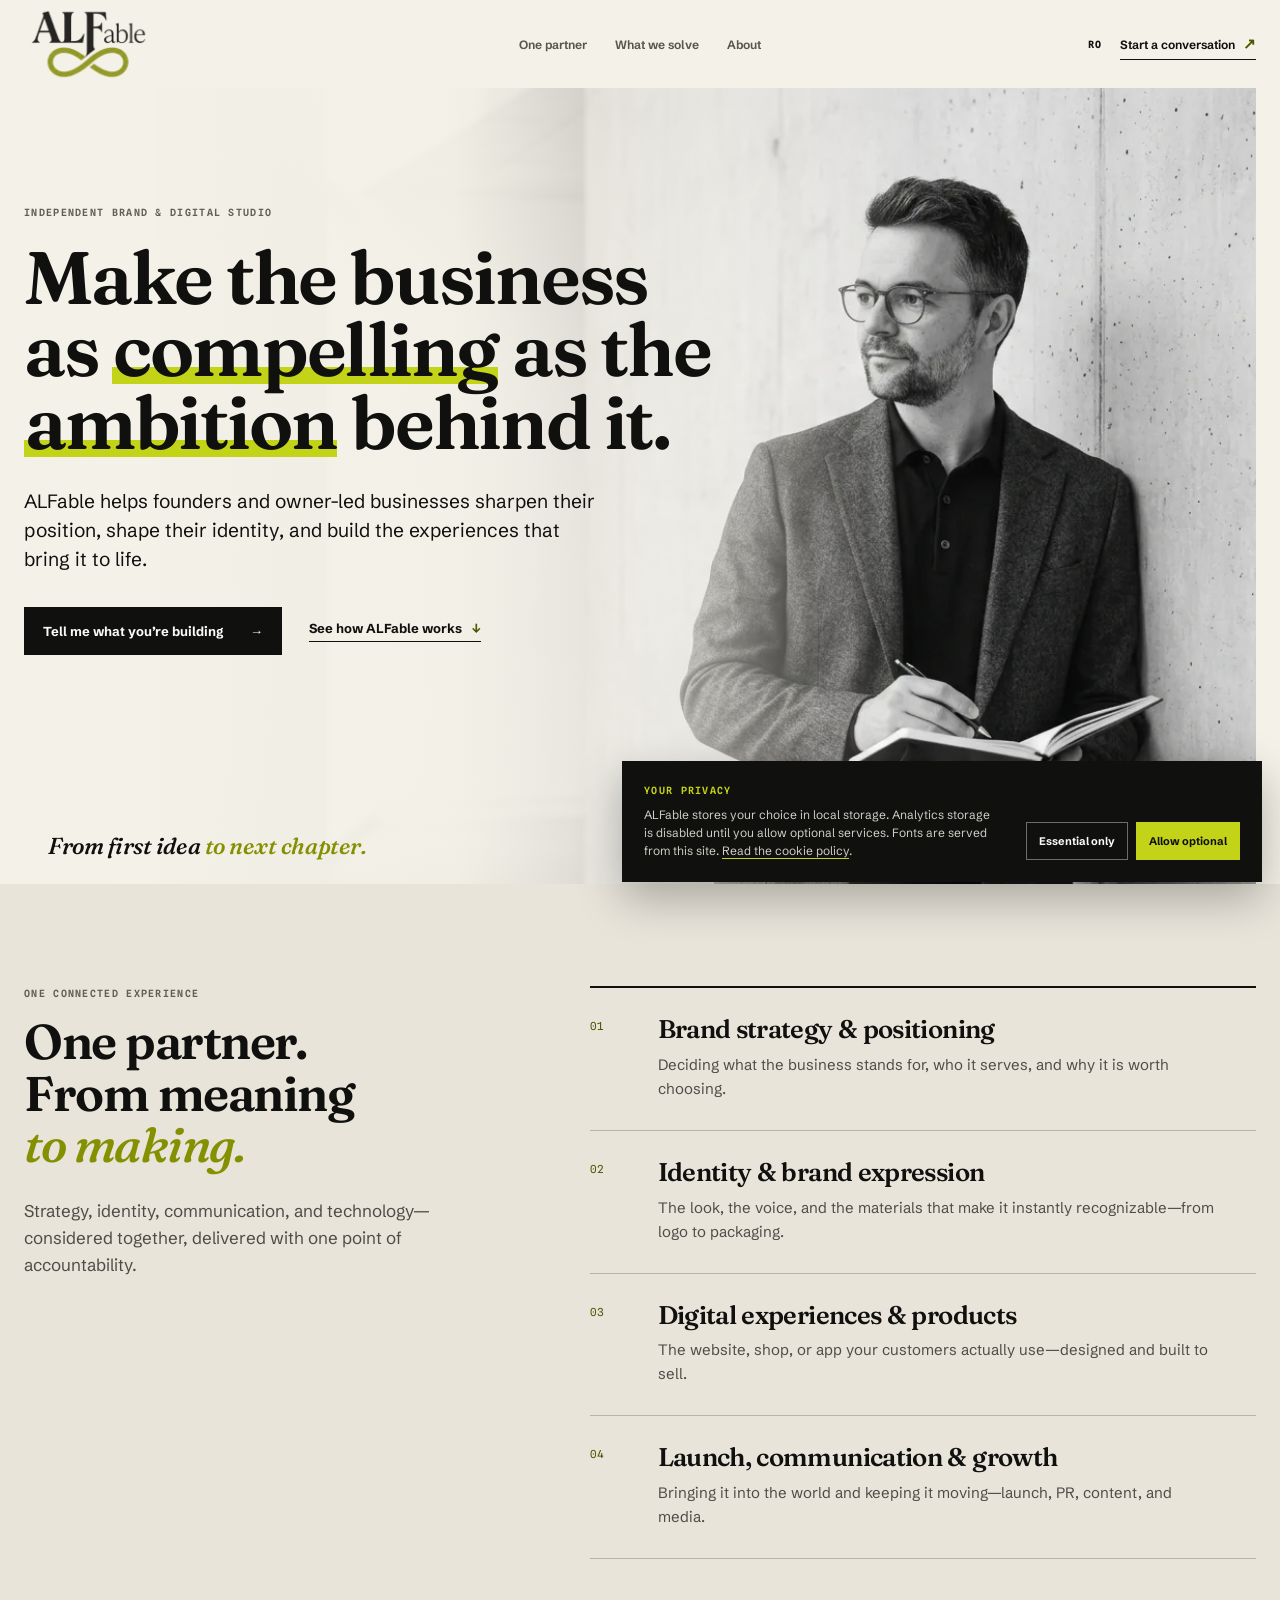
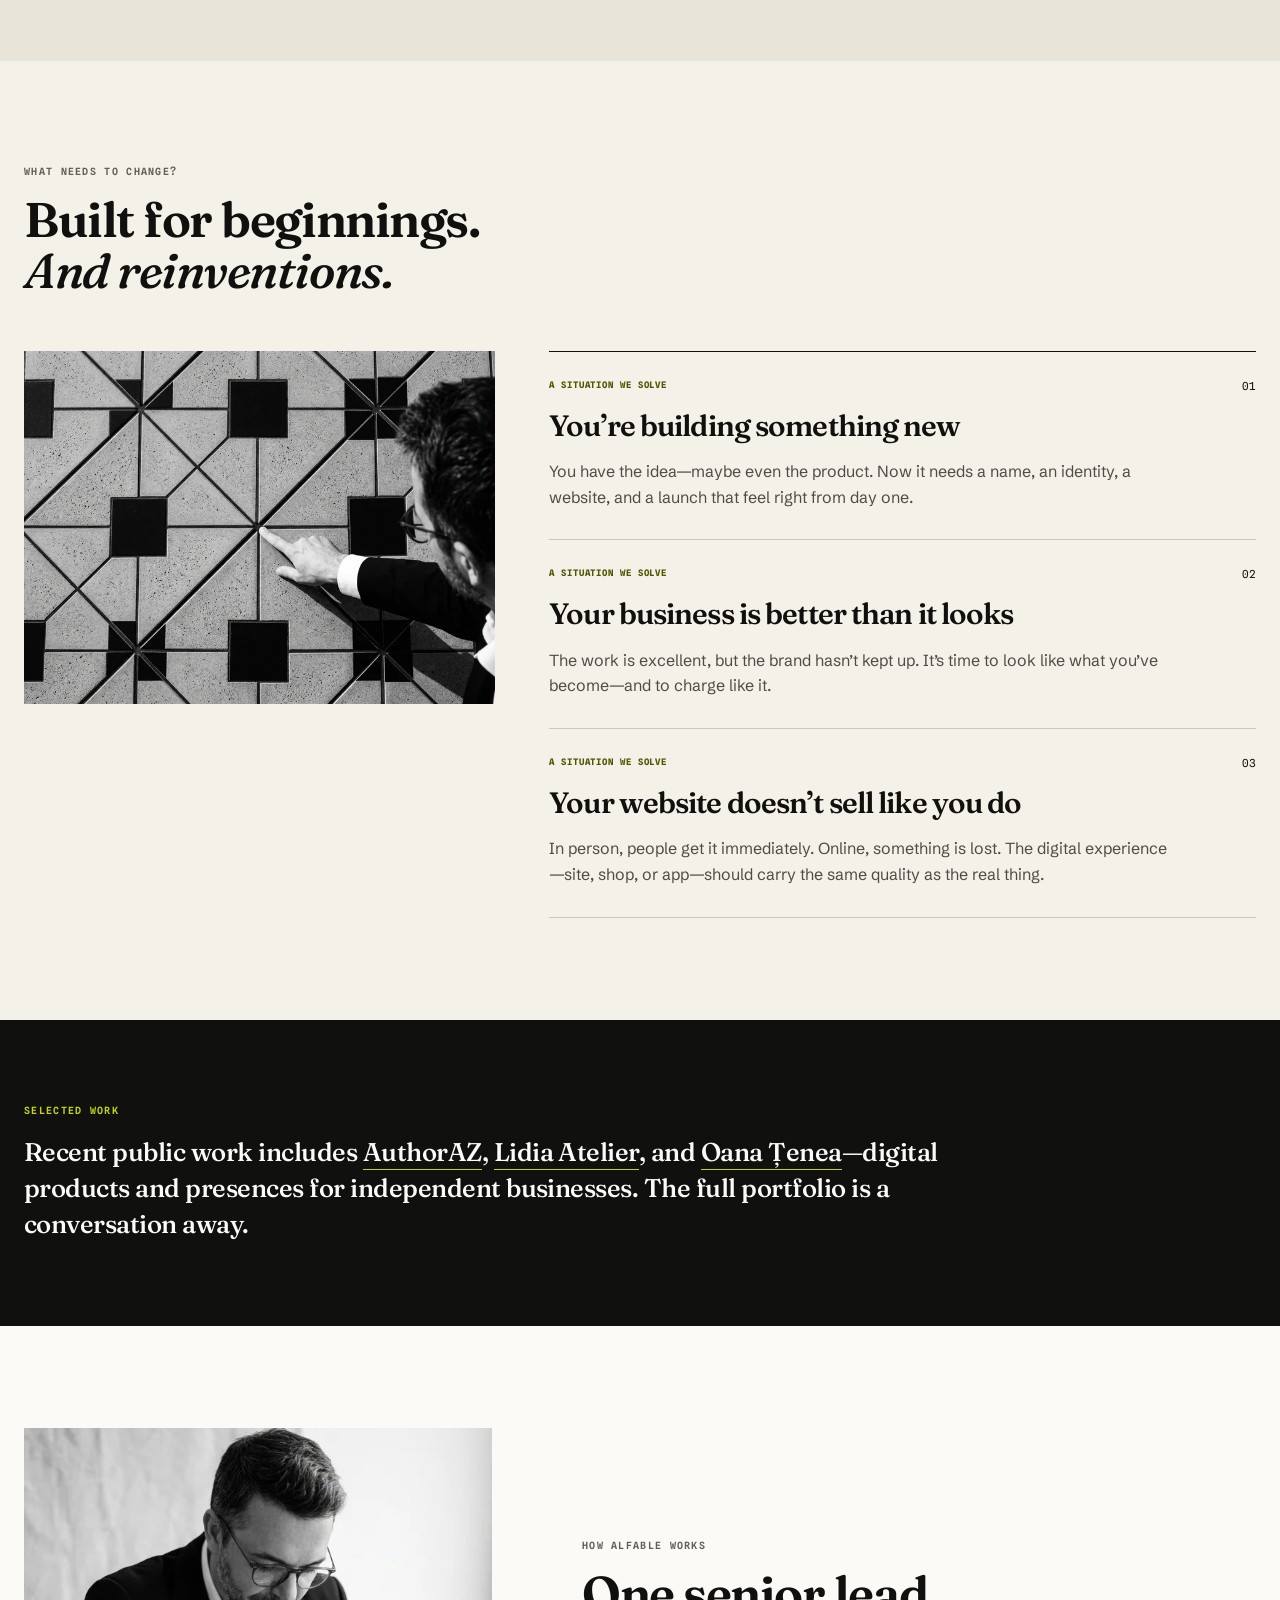
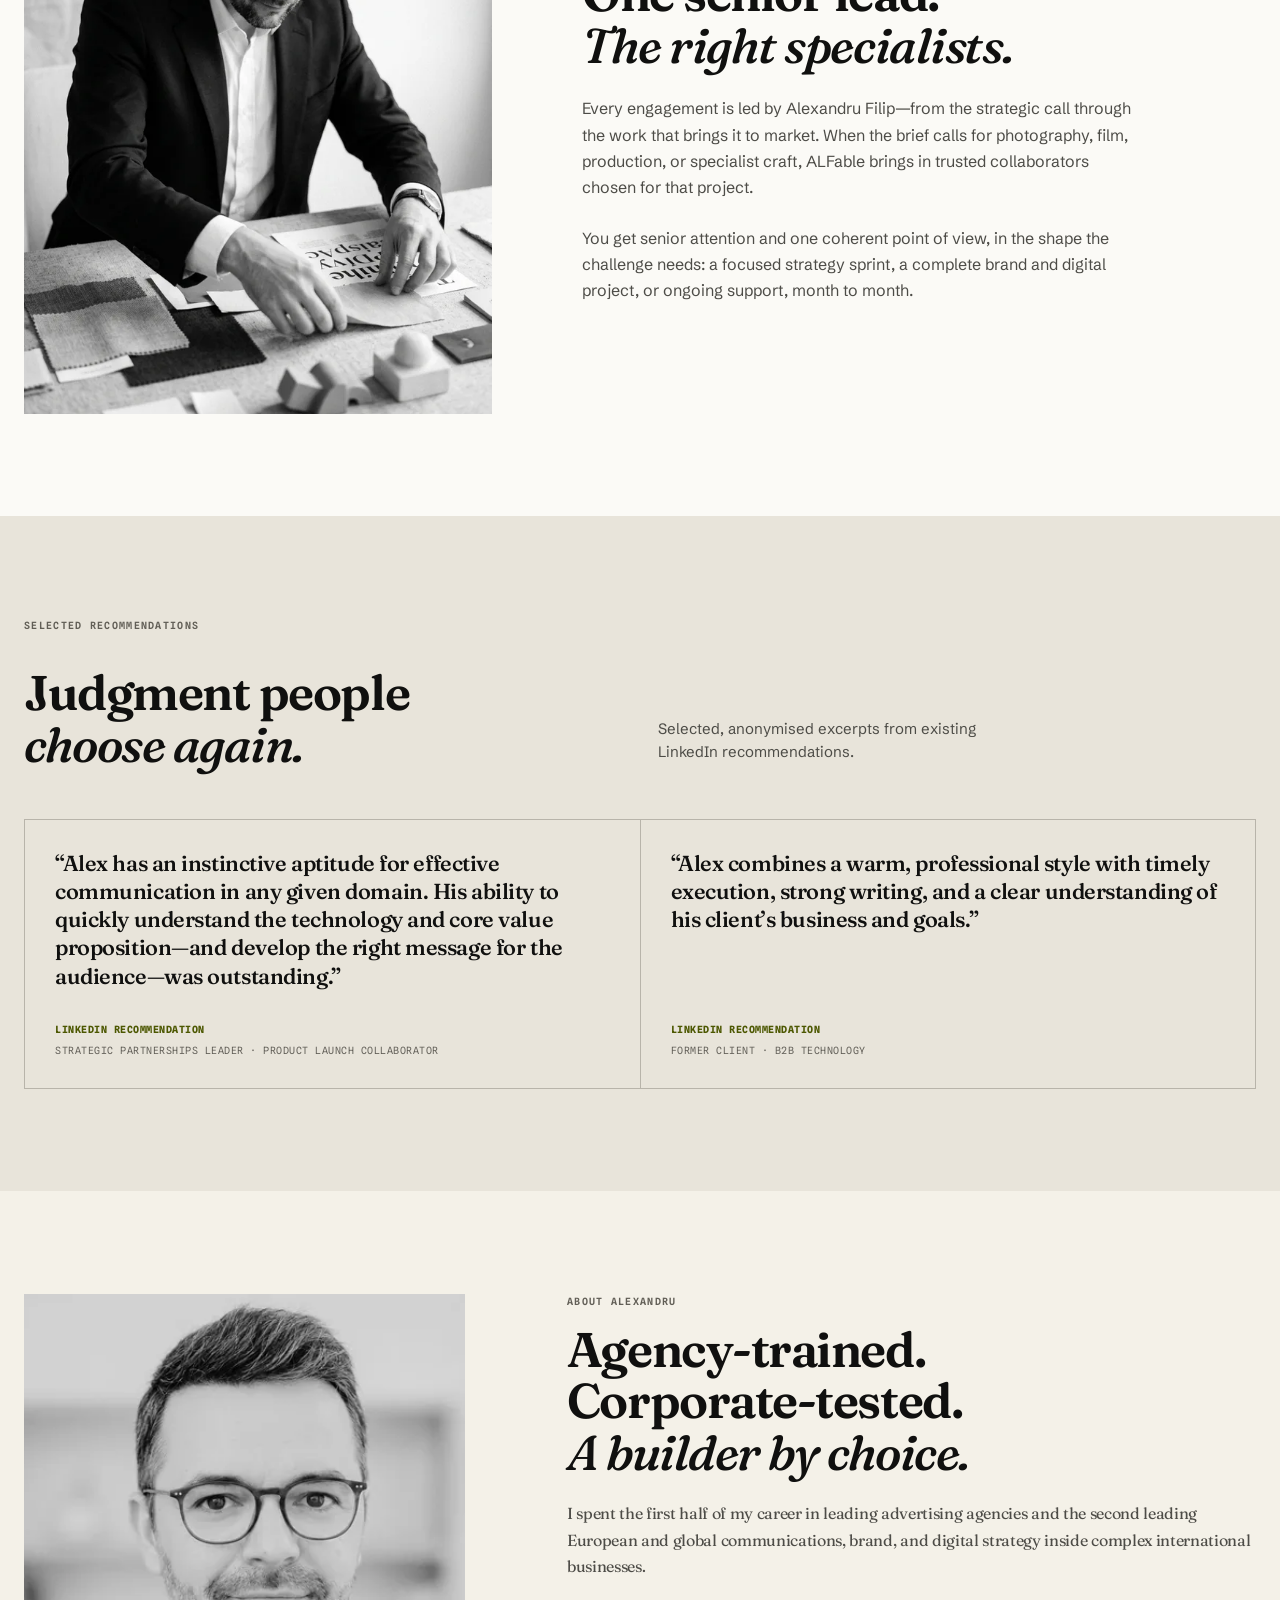
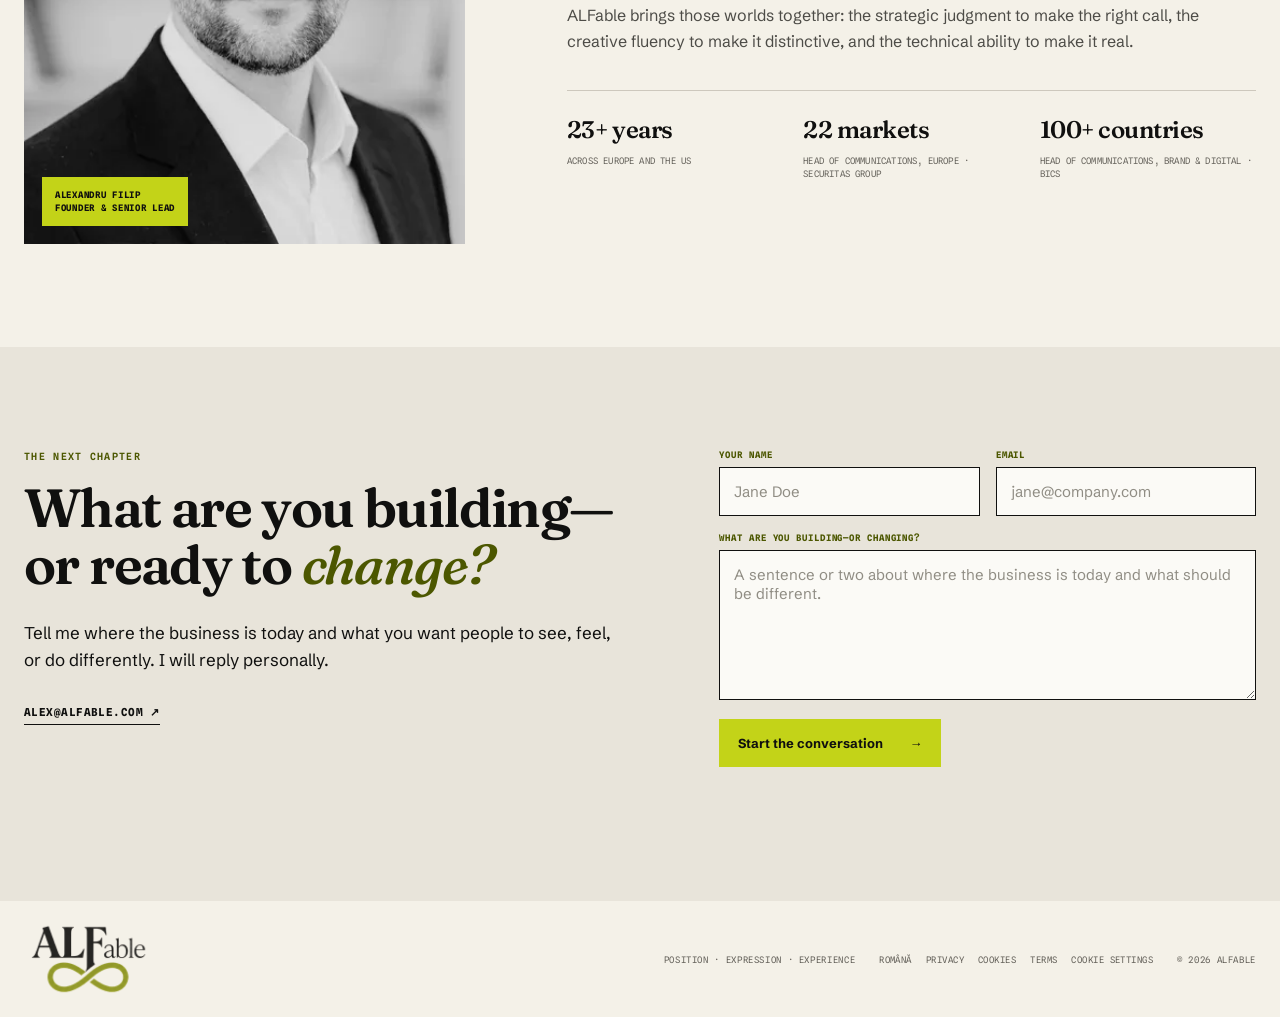
<file: index.html>
<!DOCTYPE html>
<html lang="en">
  <head>
    <meta charset="UTF-8" />
    <meta name="viewport" content="width=device-width, initial-scale=1.0" />
    <meta name="description" content="ALFable helps founders and owner-led businesses with positioning, brand identity, packaging, websites, apps, communication, launch and growth." />
    <meta name="robots" content="index, follow, max-image-preview:large, max-snippet:-1, max-video-preview:-1" />
    <title>Brand Strategy, Identity &amp; Digital Studio | ALFable</title>
    <link rel="canonical" href="https://www.alfable.com/" />
    <link rel="alternate" hreflang="en" href="https://www.alfable.com/" />
    <link rel="alternate" hreflang="ro" href="https://www.alfable.com/ro/" />
    <link rel="alternate" hreflang="x-default" href="https://www.alfable.com/" />
    <meta name="theme-color" content="#f4f1e8" />

    <meta property="og:type" content="website" />
    <meta property="og:site_name" content="ALFable" />
    <meta property="og:url" content="https://www.alfable.com/" />
    <meta property="og:title" content="ALFable · Strategy, identity and digital, from meaning to making" />
    <meta property="og:description" content="A senior-led brand and digital studio for founders and owner-led businesses—from positioning and identity to products, launch and growth." />
    <meta property="og:image" content="https://www.alfable.com/og-alfable-studio.jpg" />
    <meta property="og:image:type" content="image/jpeg" />
    <meta property="og:image:width" content="1200" />
    <meta property="og:image:height" content="630" />
    <meta property="og:image:alt" content="ALFable—independent brand and digital studio, from meaning to making." />
    <meta property="og:locale" content="en_US" />
    <meta property="og:locale:alternate" content="ro_RO" />
    <meta name="twitter:card" content="summary_large_image" />
    <meta name="twitter:title" content="Brand Strategy, Identity &amp; Digital Studio | ALFable" />
    <meta name="twitter:description" content="Positioning, identity, packaging, digital products, communication, launch and growth—considered together." />
    <meta name="twitter:image" content="https://www.alfable.com/og-alfable-studio.jpg" />
    <meta name="twitter:image:alt" content="ALFable—independent brand and digital studio, from meaning to making." />

    <link rel="icon" href="favicon.svg?v=3" type="image/svg+xml" />
    <link rel="apple-touch-icon" href="apple-touch-icon.png" />
    <link rel="preload" href="fonts/fraunces-wght-normal.woff2" as="font" type="font/woff2" crossorigin />
    <link rel="preload" href="fonts/schibsted-grotesk-wght-normal.woff2" as="font" type="font/woff2" crossorigin />
    <link rel="preload" href="assets/repositioning/site/alex-hero-1376.webp" as="image" type="image/webp" imagesrcset="assets/repositioning/site/alex-hero-768.webp 768w, assets/repositioning/site/alex-hero-1376.webp 1376w" imagesizes="(max-width: 760px) calc(100vw - 28px), calc(100vw - 48px)" />
    <link rel="stylesheet" href="styles.css" />
    <script type="application/ld+json">
      {
        "@context": "https://schema.org",
        "@graph": [
          {
            "@type": ["Organization", "ProfessionalService"],
            "@id": "https://www.alfable.com/#organization",
            "name": "ALFable",
            "url": "https://www.alfable.com/",
            "description": "Independent, founder-led brand and digital studio helping founders and owner-led businesses move from positioning and identity to digital products, launch, communication, and growth.",
            "slogan": "Make the business as compelling as the ambition behind it.",
            "email": "alex@alfable.com",
            "image": "https://www.alfable.com/og-alfable-studio.jpg",
            "logo": "https://www.alfable.com/apple-touch-icon.png",
            "founder": { "@id": "https://www.alfable.com/#alexandru-filip" },
            "areaServed": [
              { "@type": "Country", "name": "Romania" },
              { "@type": "AdministrativeArea", "name": "Europe" },
              { "@type": "Country", "name": "United States" }
            ],
            "knowsAbout": [
              "Brand strategy",
              "Brand positioning",
              "Premium positioning",
              "Product and service strategy",
              "Brand identity",
              "Packaging",
              "Creative direction",
              "Communications and public relations",
              "Websites and ecommerce",
              "Applications and bespoke software",
              "UX and UI",
              "Go-to-market strategy",
              "Social media and content",
              "Media planning and buying"
            ],
            "hasOfferCatalog": {
              "@type": "OfferCatalog",
              "name": "ALFable services",
              "itemListElement": [
                {
                  "@type": "Offer",
                  "itemOffered": {
                    "@type": "Service",
                    "name": "Brand strategy and positioning",
                    "description": "Audience, proposition, category, brand architecture, premium positioning, naming, narrative, messaging, and product or service strategy.",
                    "provider": { "@id": "https://www.alfable.com/#organization" }
                  }
                },
                {
                  "@type": "Offer",
                  "itemOffered": {
                    "@type": "Service",
                    "name": "Identity and brand expression",
                    "description": "Visual and verbal identity, creative direction, packaging, editorial materials, campaigns, content systems, and social direction.",
                    "provider": { "@id": "https://www.alfable.com/#organization" }
                  }
                },
                {
                  "@type": "Offer",
                  "itemOffered": {
                    "@type": "Service",
                    "name": "Digital experiences and products",
                    "description": "Websites, ecommerce, applications, bespoke software, UX and UI, digital catalogues, customer portals, configurators, and useful AI or automation.",
                    "provider": { "@id": "https://www.alfable.com/#organization" }
                  }
                },
                {
                  "@type": "Offer",
                  "itemOffered": {
                    "@type": "Service",
                    "name": "Launch, communication and growth",
                    "description": "Go-to-market planning, PR, founder and executive communication, social media, content, campaigns, partnerships, media planning and buying, and ongoing brand leadership.",
                    "provider": { "@id": "https://www.alfable.com/#organization" }
                  }
                }
              ]
            }
          },
          {
            "@type": "Person",
            "@id": "https://www.alfable.com/#alexandru-filip",
            "name": "Alexandru Filip",
            "jobTitle": "Founder and senior lead",
            "description": "Brand, communications, and digital leader with 23+ years across advertising agencies and European and global corporate roles.",
            "worksFor": { "@id": "https://www.alfable.com/#organization" }
          },
          {
            "@type": "WebSite",
            "@id": "https://www.alfable.com/#website",
            "url": "https://www.alfable.com/",
            "name": "ALFable",
            "publisher": { "@id": "https://www.alfable.com/#organization" },
            "inLanguage": ["en", "ro"]
          },
          {
            "@type": "WebPage",
            "@id": "https://www.alfable.com/#webpage",
            "url": "https://www.alfable.com/",
            "name": "Brand Strategy, Identity & Digital Studio | ALFable",
            "description": "ALFable helps founders and owner-led businesses with positioning, brand identity, packaging, websites, apps, communication, launch and growth.",
            "isPartOf": { "@id": "https://www.alfable.com/#website" },
            "about": { "@id": "https://www.alfable.com/#organization" },
            "inLanguage": "en"
          }
        ]
      }
    </script>
  </head>
  <body>
    <div class="page-shell">
      <header class="site-header wrap">
        <a class="brand-logo" href="#top" aria-label="ALFable home"><img src="logo.png" alt="ALFable" width="270" height="168" /></a>
        <button class="nav-toggle" type="button" aria-expanded="false" aria-controls="primary-nav"><span>Menu</span><i aria-hidden="true"></i></button>
        <nav id="primary-nav" aria-label="Primary navigation">
          <a href="#one-partner">One partner</a>
          <a href="#what-we-solve">What we solve</a>
          <a href="#about">About</a>
        </nav>
        <div class="header-actions"><a class="language-link" href="ro/" lang="ro" hreflang="ro" aria-label="View the site in Romanian">RO</a><a class="header-cta" href="#contact">Start a conversation <span aria-hidden="true">↗</span></a></div>
      </header>

      <main id="top">
        <section class="hero wrap" aria-labelledby="hero-title">
          <picture class="hero-media" aria-hidden="true">
            <source media="(max-width: 760px)" srcset="assets/repositioning/site/alex-hero-768.webp" />
            <img src="assets/repositioning/site/alex-hero-1376.webp" srcset="assets/repositioning/site/alex-hero-768.webp 768w, assets/repositioning/site/alex-hero-1376.webp 1376w" sizes="(max-width: 760px) calc(100vw - 28px), calc(100vw - 48px)" width="1376" height="768" fetchpriority="high" alt="" />
          </picture>
          <div class="hero-copy reveal">
            <p class="eyebrow">Independent brand &amp; digital studio</p>
            <h1 id="hero-title">Make the business as <span class="hero-accent">compelling</span> as the <span class="hero-accent">ambition</span> behind it.</h1>
            <p class="hero-intro">ALFable helps founders and owner-led businesses sharpen their position, shape their identity, and build the experiences that bring it to life.</p>
            <div class="hero-actions">
              <a class="button button-dark" href="#contact">Tell me what you’re building <span aria-hidden="true">→</span></a>
              <a class="text-link" href="#approach">See how ALFable works <span aria-hidden="true">↓</span></a>
            </div>
          </div>
          <p class="hero-qualifier reveal">From first idea <span>to next chapter.</span></p>
        </section>

        <section class="capabilities-section" id="one-partner">
          <div class="wrap section-space">
            <div class="capabilities-layout">
              <div class="section-heading sticky-heading"><p class="eyebrow">One connected experience</p><h2>One partner.<br />From meaning<br /><em>to making.</em></h2><p>Strategy, identity, communication, and technology—considered together, delivered with one point of accountability.</p></div>
              <div class="capability-list">
                <article><span>01</span><div><h3>Brand strategy &amp; positioning</h3><p>Deciding what the business stands for, who it serves, and why it is worth choosing.</p></div></article>
                <article><span>02</span><div><h3>Identity &amp; brand expression</h3><p>The look, the voice, and the materials that make it instantly recognizable—from logo to packaging.</p></div></article>
                <article><span>03</span><div><h3>Digital experiences &amp; products</h3><p>The website, shop, or app your customers actually use—designed and built to sell.</p></div></article>
                <article><span>04</span><div><h3>Launch, communication &amp; growth</h3><p>Bringing it into the world and keeping it moving—launch, PR, content, and media.</p></div></article>
              </div>
            </div>
          </div>
        </section>

        <section class="situations wrap section-space" id="what-we-solve">
          <div class="section-heading">
            <p class="eyebrow">What needs to change?</p>
            <h2>Built for beginnings.<br /><em>And reinventions.</em></h2>
          </div>
          <figure class="editorial-wide">
            <picture>
              <source media="(max-width: 760px)" srcset="assets/repositioning/site/alex-tiles-768.webp" />
              <img src="assets/repositioning/site/alex-tiles-1200.webp" srcset="assets/repositioning/site/alex-tiles-768.webp 768w, assets/repositioning/site/alex-tiles-1200.webp 1200w" sizes="(max-width: 760px) calc(100vw - 36px), 38vw" width="1200" height="896" loading="lazy" alt="" />
            </picture>
          </figure>
          <div class="scenario-grid">
            <article class="scenario-card"><p class="scenario-label">A situation we solve</p><span class="scenario-number">01</span><h3>You’re building something new</h3><p>You have the idea—maybe even the product. Now it needs a name, an identity, a website, and a launch that feel right from day one.</p></article>
            <article class="scenario-card"><p class="scenario-label">A situation we solve</p><span class="scenario-number">02</span><h3>Your business is better than it looks</h3><p>The work is excellent, but the brand hasn’t kept up. It’s time to look like what you’ve become—and to charge like it.</p></article>
            <article class="scenario-card"><p class="scenario-label">A situation we solve</p><span class="scenario-number">03</span><h3>Your website doesn’t sell like you do</h3><p>In person, people get it immediately. Online, something is lost. The digital experience—site, shop, or app—should carry the same quality as the real thing.</p></article>
          </div>
        </section>

        <section class="proof-strip" id="work" aria-label="Selected work">
          <div class="wrap">
            <p class="eyebrow">Selected work</p>
            <p>Recent public work includes <a href="https://authoraz.com" target="_blank" rel="noopener noreferrer">AuthorAZ</a>, <a href="https://lidia-atelier.ro" target="_blank" rel="noopener noreferrer">Lidia Atelier</a>, and <a href="https://oanatenea.ro" target="_blank" rel="noopener noreferrer">Oana Țenea</a>—digital products and presences for independent businesses. The full portfolio is a conversation away.</p>
          </div>
        </section>

        <section class="approach-section" id="approach">
          <div class="wrap approach-layout section-space">
            <figure class="approach-image"><picture><source media="(max-width: 760px)" srcset="assets/repositioning/site/alex-desk-640.webp" /><img src="assets/repositioning/site/alex-desk-1080.webp" srcset="assets/repositioning/site/alex-desk-640.webp 640w, assets/repositioning/site/alex-desk-1080.webp 1080w" sizes="(max-width: 760px) calc(100vw - 36px), 38vw" width="896" height="1200" loading="lazy" alt="Alexandru Filip at a worktable, arranging type and material samples." /></picture></figure>
            <div class="approach-copy"><p class="eyebrow">How ALFable works</p><h2>One senior lead.<br /><em>The right specialists.</em></h2><p>Every engagement is led by Alexandru Filip—from the strategic call through the work that brings it to market. When the brief calls for photography, film, production, or specialist craft, ALFable brings in trusted collaborators chosen for that project.</p><p>You get senior attention and one coherent point of view, in the shape the challenge needs: a focused strategy sprint, a complete brand and digital project, or ongoing support, month to month.</p></div>
          </div>
        </section>

        <section class="testimonials" id="recommendations">
          <div class="wrap section-space">
            <div class="testimonials-heading"><p class="eyebrow">Selected recommendations</p><h2>Judgment people<br /><em>choose again.</em></h2><p>Selected, anonymised excerpts from existing LinkedIn recommendations.</p></div>
            <div class="testimonial-grid">
              <figure class="testimonial"><blockquote>“Alex has an instinctive aptitude for effective communication in any given domain. His ability to quickly understand the technology and core value proposition—and develop the right message for the audience—was outstanding.”</blockquote><figcaption><span>LinkedIn recommendation</span> Strategic partnerships leader · product launch collaborator</figcaption></figure>
              <figure class="testimonial"><blockquote>“Alex combines a warm, professional style with timely execution, strong writing, and a clear understanding of his client’s business and goals.”</blockquote><figcaption><span>LinkedIn recommendation</span> Former client · B2B technology</figcaption></figure>
            </div>
          </div>
        </section>

        <section class="about wrap section-space" id="about">
          <div class="about-portrait"><picture><source media="(max-width: 760px)" srcset="assets/repositioning/site/alexandru-512.webp" /><img src="assets/repositioning/site/alexandru-1024.webp" srcset="assets/repositioning/site/alexandru-512.webp 512w, assets/repositioning/site/alexandru-1024.webp 1024w" sizes="(max-width: 760px) calc(100vw - 36px), 36vw" width="1024" height="1024" loading="lazy" alt="Alexandru Filip, founder of ALFable." /></picture><span>Alexandru Filip<br />Founder &amp; senior lead</span></div>
          <div class="about-copy"><p class="eyebrow">About Alexandru</p><h2>Agency-trained.<br />Corporate-tested.<br /><em>A builder by choice.</em></h2><p class="lead">I spent the first half of my career in leading advertising agencies and the second leading European and global communications, brand, and digital strategy inside complex international businesses.</p><p>ALFable brings those worlds together: the strategic judgment to make the right call, the creative fluency to make it distinctive, and the technical ability to make it real.</p><div class="credentials"><span><strong>23+ years</strong>Across Europe and the US</span><span><strong>22 markets</strong>Head of Communications, Europe · Securitas Group</span><span><strong>100+ countries</strong>Head of Communications, Brand &amp; Digital · BICS</span></div></div>
        </section>

        <section class="contact" id="contact">
          <div class="wrap contact-layout section-space">
            <div class="contact-copy"><p class="eyebrow">The next chapter</p><h2>What are you building—or ready to <em>change?</em></h2><p>Tell me where the business is today and what you want people to see, feel, or do differently. I will reply personally.</p><a class="direct-email" href="mailto:alex@alfable.com?subject=ALFable%20project%20enquiry">alex@alfable.com <span aria-hidden="true">↗</span></a></div>
            <form class="contact-form" action="/api/contact" method="POST" data-contact-form>
              <div class="row"><div class="field"><label for="cf-name">Your name</label><input id="cf-name" name="name" type="text" autocomplete="name" required maxlength="100" placeholder="Jane Doe" /></div><div class="field"><label for="cf-email">Email</label><input id="cf-email" name="email" type="email" autocomplete="email" required maxlength="254" placeholder="jane@company.com" /></div></div>
              <div class="field"><label for="cf-message">What are you building—or changing?</label><textarea id="cf-message" name="message" required maxlength="5000" placeholder="A sentence or two about where the business is today and what should be different."></textarea></div>
              <div class="form-trap" aria-hidden="true"><label for="cf-website">Website</label><input id="cf-website" name="website" type="url" tabindex="-1" autocomplete="off" /></div>
              <button class="button button-pear form-submit" type="submit">Start the conversation <span aria-hidden="true">→</span></button>
              <p class="form-status" role="status" aria-live="polite" data-form-status></p>
            </form>
          </div>
        </section>
      </main>

      <footer class="site-footer wrap">
        <a class="brand-logo" href="#top" aria-label="ALFable home"><img src="logo.png" alt="ALFable" width="270" height="168" loading="lazy" /></a>
        <p>Position · expression · experience</p>
        <div class="footer-links"><a href="ro/" lang="ro" hreflang="ro">Română</a><a href="privacy.html">Privacy</a><a href="cookies.html">Cookies</a><a href="terms.html">Terms</a><button type="button" data-cookie-settings>Cookie settings</button></div>
        <p>© <span id="year"></span> ALFable</p>
      </footer>
    </div>
    <section class="cookie-banner" data-cookie-banner aria-label="Cookie preferences" aria-hidden="true" inert>
      <div><p class="eyebrow">Your privacy</p><p>ALFable stores your choice in local storage. Analytics storage is disabled until you allow optional services. Fonts are served from this site. <a href="cookies.html">Read the cookie policy</a>.</p></div>
      <div class="cookie-actions"><button class="cookie-essential" type="button" data-cookie-essential>Essential only</button><button class="cookie-accept" type="button" data-cookie-accept>Allow optional</button></div>
    </section>
    <script src="script.js"></script>
  </body>
</html>
</file>
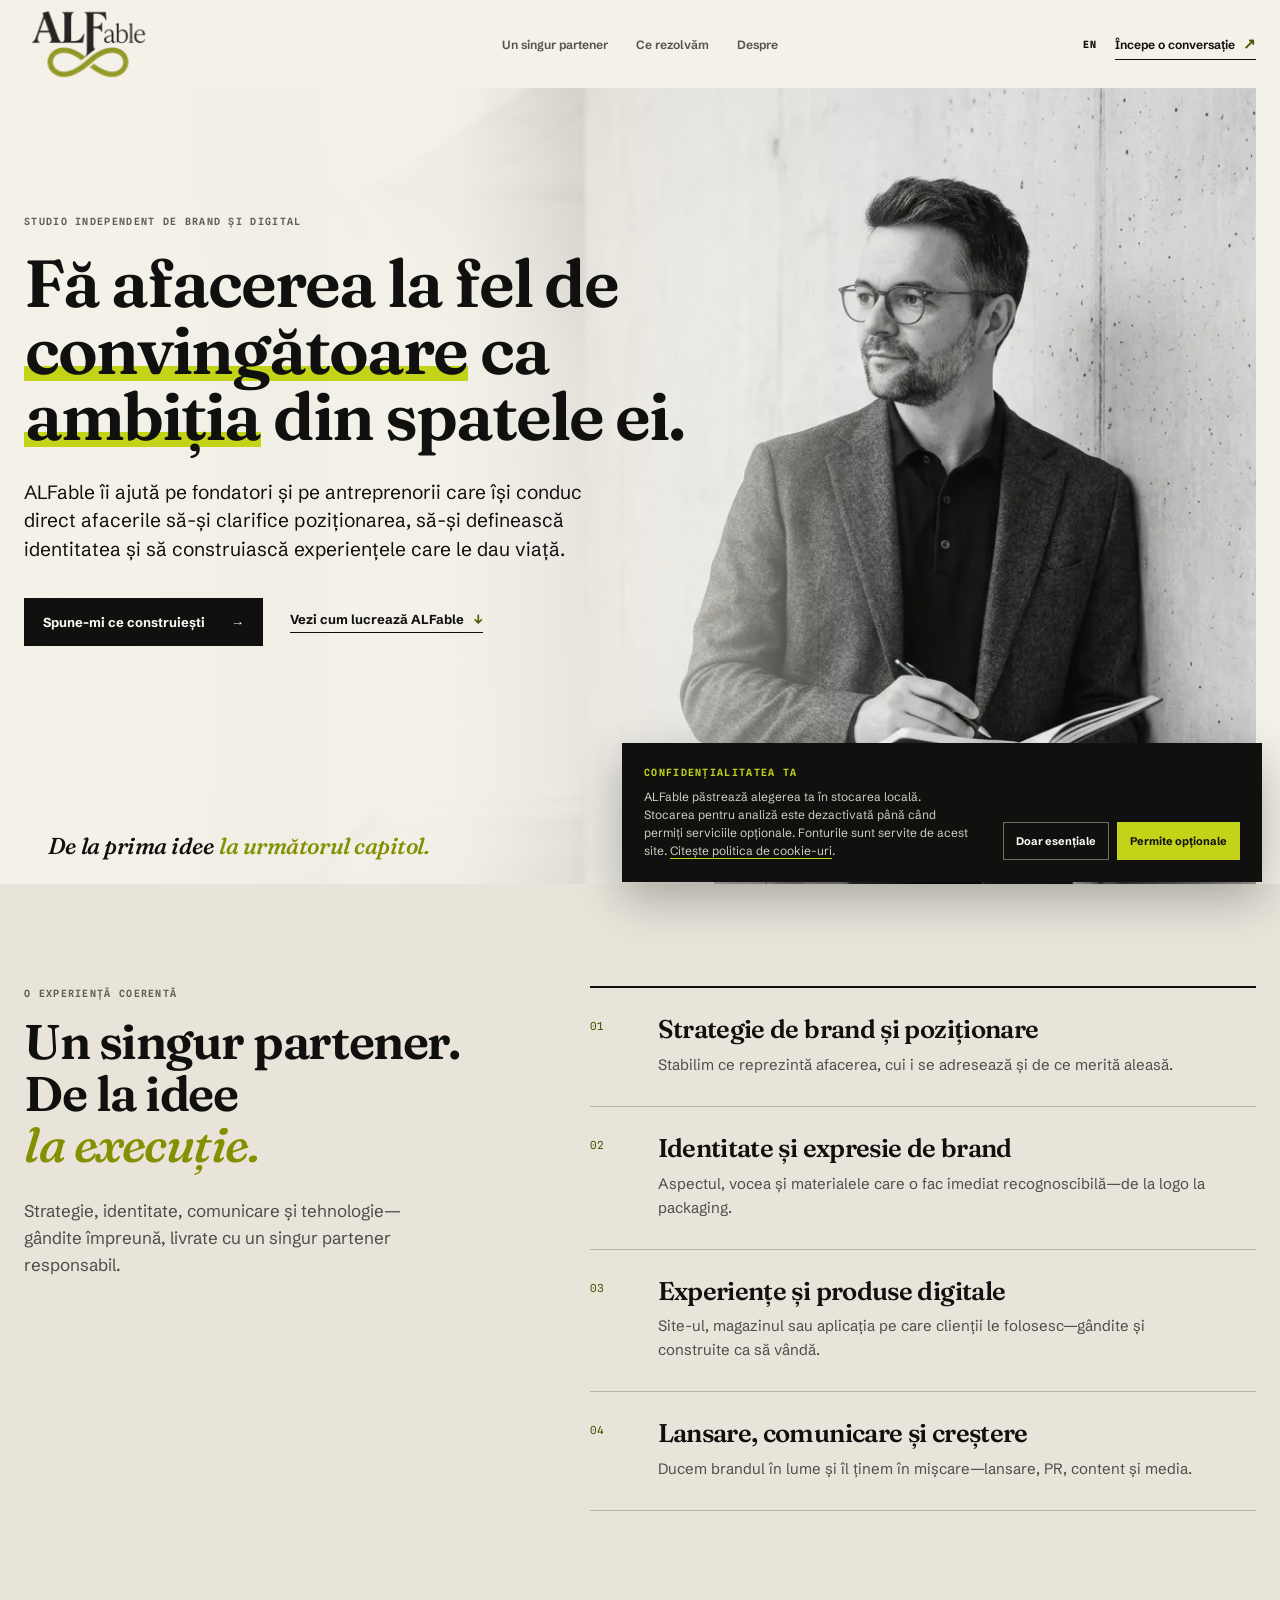
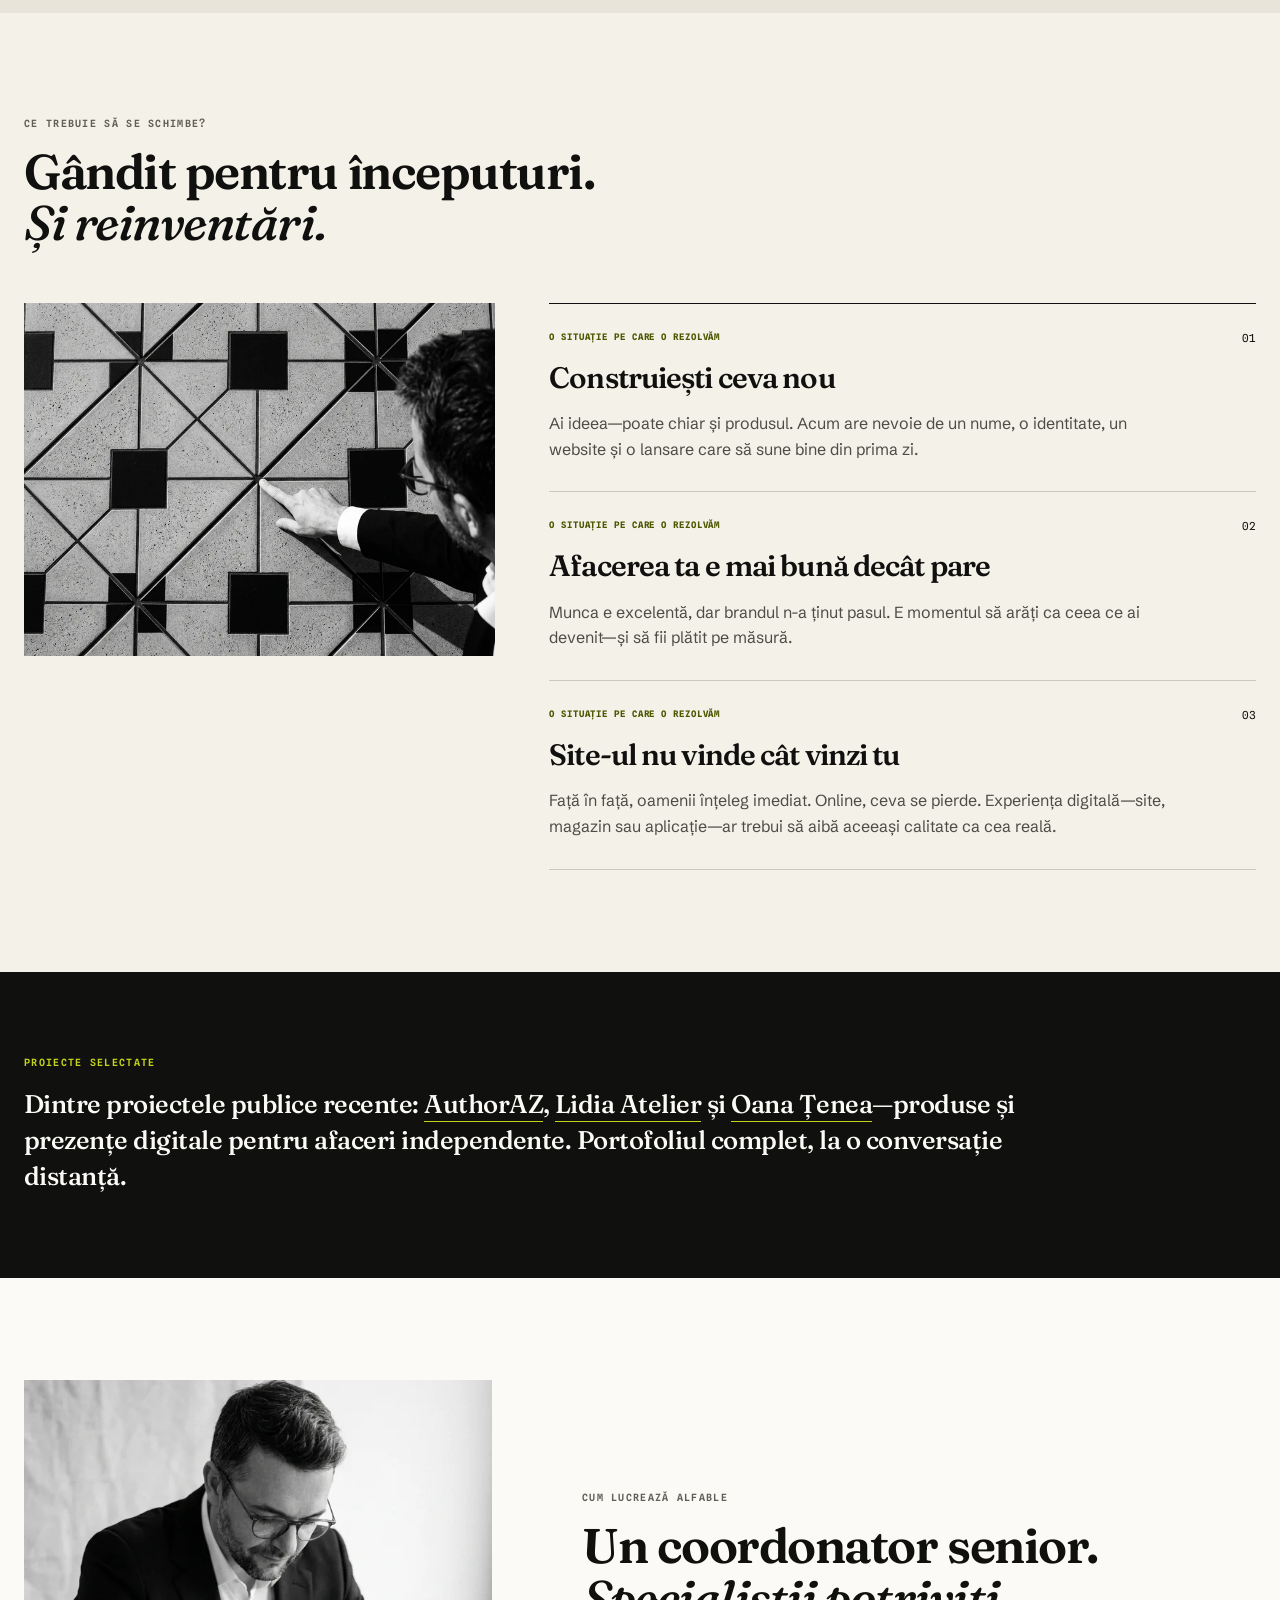
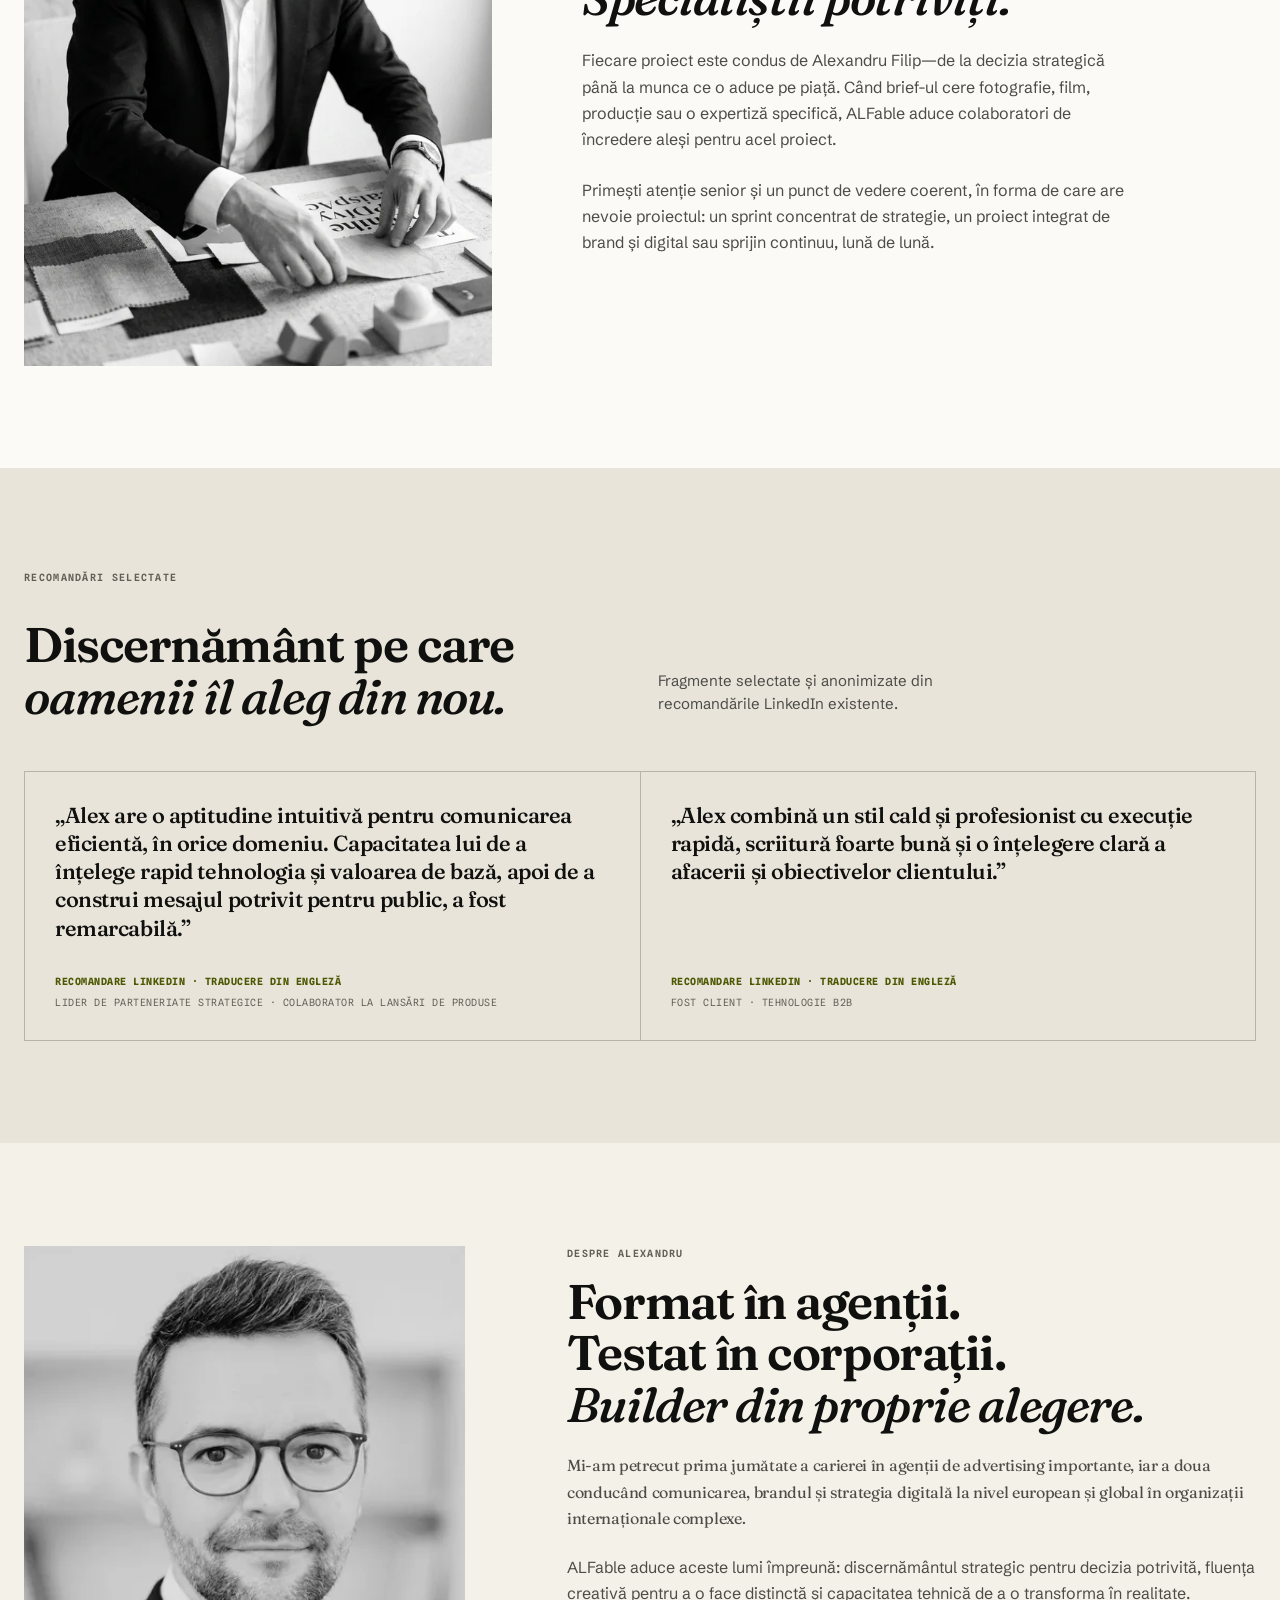
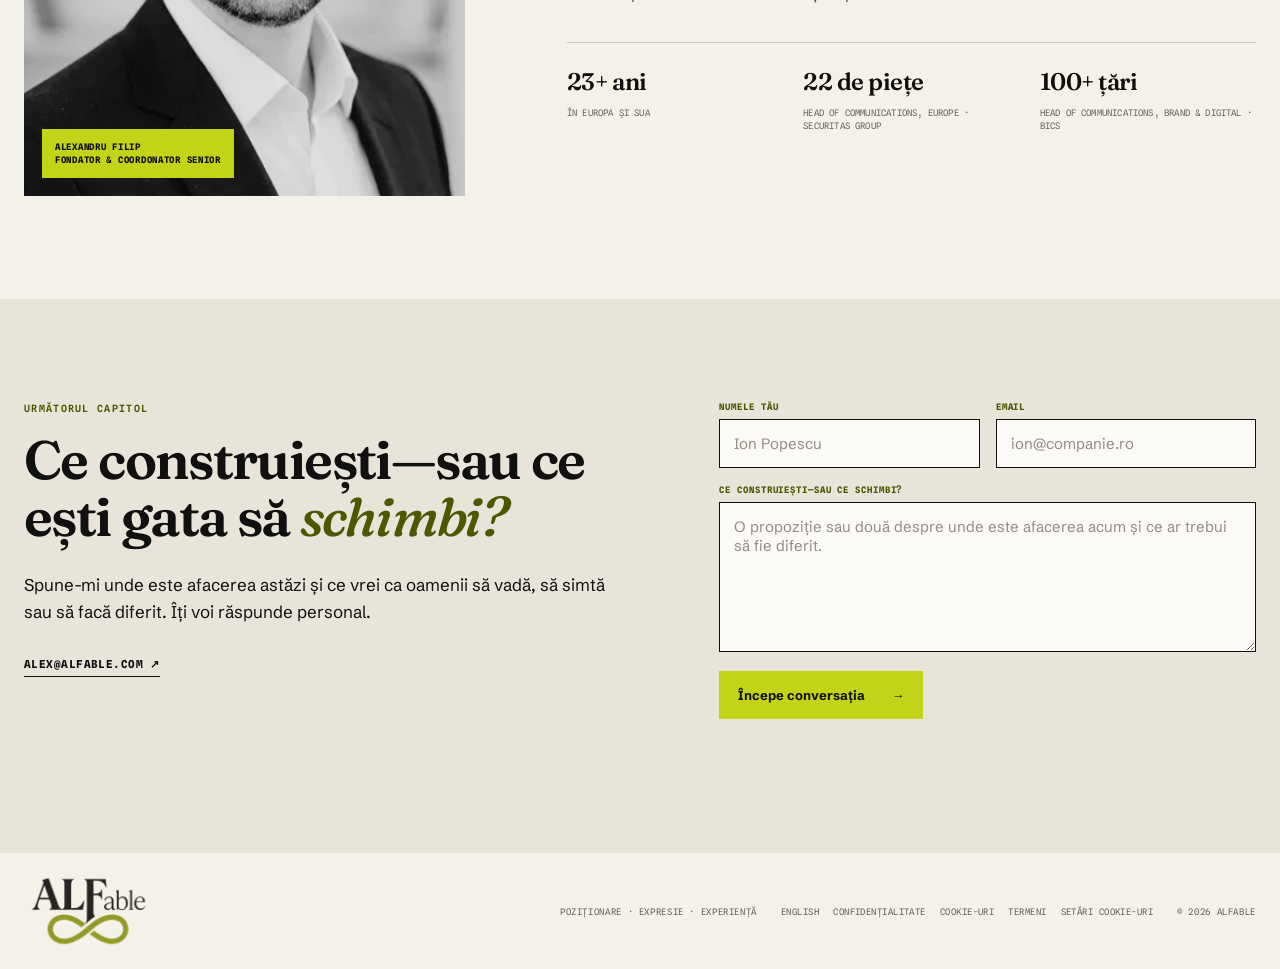
<file: ro/index.html>
<!DOCTYPE html>
<html lang="ro">
  <head>
    <meta charset="UTF-8" />
    <meta name="viewport" content="width=device-width, initial-scale=1.0" />
    <meta name="description" content="ALFable ajută fondatori și afaceri antreprenoriale cu poziționare, identitate, packaging, website-uri, aplicații, comunicare, lansare și creștere." />
    <meta name="robots" content="index, follow, max-image-preview:large, max-snippet:-1, max-video-preview:-1" />
    <title>Strategie de brand, identitate și digital | ALFable</title>
    <link rel="canonical" href="https://www.alfable.com/ro/" />
    <link rel="alternate" hreflang="en" href="https://www.alfable.com/" />
    <link rel="alternate" hreflang="ro" href="https://www.alfable.com/ro/" />
    <link rel="alternate" hreflang="x-default" href="https://www.alfable.com/" />
    <meta name="theme-color" content="#f4f1e8" />

    <meta property="og:type" content="website" />
    <meta property="og:site_name" content="ALFable" />
    <meta property="og:url" content="https://www.alfable.com/ro/" />
    <meta property="og:title" content="ALFable · Strategie, identitate și digital, de la sens la execuție" />
    <meta property="og:description" content="Studio independent de brand și digital pentru fondatori și afaceri antreprenoriale—de la poziționare și identitate la produse, lansare și creștere." />
    <meta property="og:image" content="https://www.alfable.com/og-alfable-studio-ro.jpg" />
    <meta property="og:image:type" content="image/jpeg" />
    <meta property="og:image:width" content="1200" />
    <meta property="og:image:height" content="630" />
    <meta property="og:image:alt" content="ALFable—studio independent de brand și digital, de la sens la execuție." />
    <meta property="og:locale" content="ro_RO" />
    <meta property="og:locale:alternate" content="en_US" />
    <meta name="twitter:card" content="summary_large_image" />
    <meta name="twitter:title" content="Strategie de brand, identitate și digital | ALFable" />
    <meta name="twitter:description" content="Poziționare, identitate, packaging, produse digitale, comunicare, lansare și creștere—gândite împreună." />
    <meta name="twitter:image" content="https://www.alfable.com/og-alfable-studio-ro.jpg" />
    <meta name="twitter:image:alt" content="ALFable—studio independent de brand și digital, de la sens la execuție." />

    <link rel="icon" href="../favicon.svg?v=3" type="image/svg+xml" />
    <link rel="apple-touch-icon" href="../apple-touch-icon.png" />
    <link rel="preload" href="../fonts/fraunces-wght-normal.woff2" as="font" type="font/woff2" crossorigin />
    <link rel="preload" href="../fonts/schibsted-grotesk-wght-normal.woff2" as="font" type="font/woff2" crossorigin />
    <link rel="preload" href="../assets/repositioning/site/alex-hero-1376.webp" as="image" type="image/webp" imagesrcset="../assets/repositioning/site/alex-hero-768.webp 768w, ../assets/repositioning/site/alex-hero-1376.webp 1376w" imagesizes="(max-width: 760px) calc(100vw - 28px), calc(100vw - 48px)" />
    <link rel="stylesheet" href="../styles.css" />
    <script type="application/ld+json">
      {
        "@context": "https://schema.org",
        "@graph": [
          {
            "@type": ["Organization", "ProfessionalService"],
            "@id": "https://www.alfable.com/#organization",
            "name": "ALFable",
            "url": "https://www.alfable.com/ro/",
            "description": "Studio independent de brand și digital, coordonat de fondator, care ajută fondatori și afaceri antreprenoriale de la poziționare și identitate la produse digitale, lansare, comunicare și creștere.",
            "slogan": "Fă afacerea la fel de convingătoare ca ambiția din spatele ei.",
            "email": "alex@alfable.com",
            "image": "https://www.alfable.com/og-alfable-studio-ro.jpg",
            "logo": "https://www.alfable.com/apple-touch-icon.png",
            "founder": { "@id": "https://www.alfable.com/#alexandru-filip" },
            "areaServed": [
              { "@type": "Country", "name": "România" },
              { "@type": "AdministrativeArea", "name": "Europa" },
              { "@type": "Country", "name": "Statele Unite" }
            ],
            "knowsAbout": [
              "Strategie de brand",
              "Poziționare de brand",
              "Poziționare premium",
              "Strategie de produs și servicii",
              "Identitate de brand",
              "Packaging",
              "Direcție creativă",
              "Comunicare și relații publice",
              "Website-uri și e-commerce",
              "Aplicații și software personalizat",
              "UX și UI",
              "Strategie de lansare",
              "Social media și content",
              "Planificare și cumpărare media"
            ],
            "hasOfferCatalog": {
              "@type": "OfferCatalog",
              "name": "Servicii ALFable",
              "itemListElement": [
                {
                  "@type": "Offer",
                  "itemOffered": {
                    "@type": "Service",
                    "name": "Strategie de brand și poziționare",
                    "description": "Public, propunere, categorie, arhitectură de brand, poziționare premium, naming, narațiune, mesaje și strategie de produs sau serviciu.",
                    "provider": { "@id": "https://www.alfable.com/#organization" }
                  }
                },
                {
                  "@type": "Offer",
                  "itemOffered": {
                    "@type": "Service",
                    "name": "Identitate și expresie de brand",
                    "description": "Identitate vizuală și verbală, direcție creativă, packaging, materiale editoriale, campanii, sisteme de content și direcție social media.",
                    "provider": { "@id": "https://www.alfable.com/#organization" }
                  }
                },
                {
                  "@type": "Offer",
                  "itemOffered": {
                    "@type": "Service",
                    "name": "Experiențe și produse digitale",
                    "description": "Website-uri, e-commerce, aplicații, software personalizat, UX și UI, cataloage digitale, portaluri, configuratoare și automatizare sau AI cu utilitate practică.",
                    "provider": { "@id": "https://www.alfable.com/#organization" }
                  }
                },
                {
                  "@type": "Offer",
                  "itemOffered": {
                    "@type": "Service",
                    "name": "Lansare, comunicare și creștere",
                    "description": "Planificare go-to-market, PR, comunicare pentru fondatori și lideri, social media, content, campanii, parteneriate, planificare și cumpărare media și coordonare continuă de brand.",
                    "provider": { "@id": "https://www.alfable.com/#organization" }
                  }
                }
              ]
            }
          },
          {
            "@type": "Person",
            "@id": "https://www.alfable.com/#alexandru-filip",
            "name": "Alexandru Filip",
            "jobTitle": "Fondator și coordonator senior",
            "description": "Lider de brand, comunicare și digital cu peste 23 de ani de experiență în agenții de publicitate și roluri corporate europene și globale.",
            "worksFor": { "@id": "https://www.alfable.com/#organization" }
          },
          {
            "@type": "WebSite",
            "@id": "https://www.alfable.com/#website",
            "url": "https://www.alfable.com/",
            "name": "ALFable",
            "publisher": { "@id": "https://www.alfable.com/#organization" },
            "inLanguage": ["en", "ro"]
          },
          {
            "@type": "WebPage",
            "@id": "https://www.alfable.com/ro/#webpage",
            "url": "https://www.alfable.com/ro/",
            "name": "Strategie de brand, identitate și digital | ALFable",
            "description": "ALFable ajută fondatori și afaceri antreprenoriale cu poziționare, identitate, packaging, website-uri, aplicații, comunicare, lansare și creștere.",
            "isPartOf": { "@id": "https://www.alfable.com/#website" },
            "about": { "@id": "https://www.alfable.com/#organization" },
            "inLanguage": "ro"
          }
        ]
      }
    </script>
  </head>
  <body>
    <div class="page-shell">
      <header class="site-header wrap">
        <a class="brand-logo" href="#top" aria-label="ALFable acasă"><img src="../logo.png" alt="ALFable" width="270" height="168" /></a>
        <button class="nav-toggle" type="button" aria-expanded="false" aria-controls="primary-nav"><span>Meniu</span><i aria-hidden="true"></i></button>
        <nav id="primary-nav" aria-label="Navigație principală">
          <a href="#one-partner">Un singur partener</a>
          <a href="#what-we-solve">Ce rezolvăm</a>
          <a href="#about">Despre</a>
        </nav>
        <div class="header-actions"><a class="language-link" href="../" lang="en" hreflang="en" aria-label="Vezi site-ul în engleză">EN</a><a class="header-cta" href="#contact">Începe o conversație <span aria-hidden="true">↗</span></a></div>
      </header>

      <main id="top">
        <section class="hero wrap" aria-labelledby="hero-title">
          <picture class="hero-media" aria-hidden="true">
            <source media="(max-width: 760px)" srcset="../assets/repositioning/site/alex-hero-768.webp" />
            <img src="../assets/repositioning/site/alex-hero-1376.webp" srcset="../assets/repositioning/site/alex-hero-768.webp 768w, ../assets/repositioning/site/alex-hero-1376.webp 1376w" sizes="(max-width: 760px) calc(100vw - 28px), calc(100vw - 48px)" width="1376" height="768" fetchpriority="high" alt="" />
          </picture>
          <div class="hero-copy reveal">
            <p class="eyebrow">Studio independent de brand și digital</p>
            <h1 id="hero-title">Fă afacerea la fel de <span class="hero-accent">convingătoare</span> ca <span class="hero-accent">ambiția</span> din spatele ei.</h1>
            <p class="hero-intro">ALFable îi ajută pe fondatori și pe antreprenorii care își conduc direct afacerile să-și clarifice poziționarea, să-și definească identitatea și să construiască experiențele care le dau viață.</p>
            <div class="hero-actions">
              <a class="button button-dark" href="#contact">Spune-mi ce construiești <span aria-hidden="true">→</span></a>
              <a class="text-link" href="#approach">Vezi cum lucrează ALFable <span aria-hidden="true">↓</span></a>
            </div>
          </div>
          <p class="hero-qualifier reveal">De la prima idee <span>la următorul capitol.</span></p>
        </section>

        <section class="capabilities-section" id="one-partner">
          <div class="wrap section-space">
            <div class="capabilities-layout">
              <div class="section-heading sticky-heading"><p class="eyebrow">O experiență coerentă</p><h2>Un singur partener.<br />De la idee<br /><em>la execuție.</em></h2><p>Strategie, identitate, comunicare și tehnologie—gândite împreună, livrate cu un singur partener responsabil.</p></div>
              <div class="capability-list">
                <article><span>01</span><div><h3>Strategie de brand și poziționare</h3><p>Stabilim ce reprezintă afacerea, cui i se adresează și de ce merită aleasă.</p></div></article>
                <article><span>02</span><div><h3>Identitate și expresie de brand</h3><p>Aspectul, vocea și materialele care o fac imediat recognoscibilă—de la logo la packaging.</p></div></article>
                <article><span>03</span><div><h3>Experiențe și produse digitale</h3><p>Site-ul, magazinul sau aplicația pe care clienții le folosesc—gândite și construite ca să vândă.</p></div></article>
                <article><span>04</span><div><h3>Lansare, comunicare și creștere</h3><p>Ducem brandul în lume și îl ținem în mișcare—lansare, PR, content și media.</p></div></article>
              </div>
            </div>
          </div>
        </section>

        <section class="situations wrap section-space" id="what-we-solve">
          <div class="section-heading">
            <p class="eyebrow">Ce trebuie să se schimbe?</p>
            <h2>Gândit pentru începuturi.<br /><em>Și reinventări.</em></h2>
          </div>
          <figure class="editorial-wide">
            <picture>
              <source media="(max-width: 760px)" srcset="../assets/repositioning/site/alex-tiles-768.webp" />
              <img src="../assets/repositioning/site/alex-tiles-1200.webp" srcset="../assets/repositioning/site/alex-tiles-768.webp 768w, ../assets/repositioning/site/alex-tiles-1200.webp 1200w" sizes="(max-width: 760px) calc(100vw - 36px), 38vw" width="1200" height="896" loading="lazy" alt="" />
            </picture>
          </figure>
          <div class="scenario-grid">
            <article class="scenario-card"><p class="scenario-label">O situație pe care o rezolvăm</p><span class="scenario-number">01</span><h3>Construiești ceva nou</h3><p>Ai ideea—poate chiar și produsul. Acum are nevoie de un nume, o identitate, un website și o lansare care să sune bine din prima zi.</p></article>
            <article class="scenario-card"><p class="scenario-label">O situație pe care o rezolvăm</p><span class="scenario-number">02</span><h3>Afacerea ta e mai bună decât pare</h3><p>Munca e excelentă, dar brandul n-a ținut pasul. E momentul să arăți ca ceea ce ai devenit—și să fii plătit pe măsură.</p></article>
            <article class="scenario-card"><p class="scenario-label">O situație pe care o rezolvăm</p><span class="scenario-number">03</span><h3>Site-ul nu vinde cât vinzi tu</h3><p>Față în față, oamenii înțeleg imediat. Online, ceva se pierde. Experiența digitală—site, magazin sau aplicație—ar trebui să aibă aceeași calitate ca cea reală.</p></article>
          </div>
        </section>

        <section class="proof-strip" id="work" aria-label="Proiecte selectate">
          <div class="wrap">
            <p class="eyebrow">Proiecte selectate</p>
            <p>Dintre proiectele publice recente: <a href="https://authoraz.com" target="_blank" rel="noopener noreferrer">AuthorAZ</a>, <a href="https://lidia-atelier.ro" target="_blank" rel="noopener noreferrer">Lidia Atelier</a> și <a href="https://oanatenea.ro" target="_blank" rel="noopener noreferrer">Oana Țenea</a>—produse și prezențe digitale pentru afaceri independente. Portofoliul complet, la o conversație distanță.</p>
          </div>
        </section>

        <section class="approach-section" id="approach">
          <div class="wrap approach-layout section-space">
            <figure class="approach-image"><picture><source media="(max-width: 760px)" srcset="../assets/repositioning/site/alex-desk-640.webp" /><img src="../assets/repositioning/site/alex-desk-1080.webp" srcset="../assets/repositioning/site/alex-desk-640.webp 640w, ../assets/repositioning/site/alex-desk-1080.webp 1080w" sizes="(max-width: 760px) calc(100vw - 36px), 38vw" width="896" height="1200" loading="lazy" alt="Alexandru Filip la masa de lucru, aranjând specimene tipografice și mostre de materiale." /></picture></figure>
            <div class="approach-copy"><p class="eyebrow">Cum lucrează ALFable</p><h2>Un coordonator senior.<br /><em>Specialiștii potriviți.</em></h2><p>Fiecare proiect este condus de Alexandru Filip—de la decizia strategică până la munca ce o aduce pe piață. Când brief-ul cere fotografie, film, producție sau o expertiză specifică, ALFable aduce colaboratori de încredere aleși pentru acel proiect.</p><p>Primești atenție senior și un punct de vedere coerent, în forma de care are nevoie proiectul: un sprint concentrat de strategie, un proiect integrat de brand și digital sau sprijin continuu, lună de lună.</p></div>
          </div>
        </section>

        <section class="testimonials" id="recommendations">
          <div class="wrap section-space">
            <div class="testimonials-heading"><p class="eyebrow">Recomandări selectate</p><h2>Discernământ pe care<br /><em>oamenii îl aleg din nou.</em></h2><p>Fragmente selectate și anonimizate din recomandările LinkedIn existente.</p></div>
            <div class="testimonial-grid">
              <figure class="testimonial"><blockquote>„Alex are o aptitudine intuitivă pentru comunicarea eficientă, în orice domeniu. Capacitatea lui de a înțelege rapid tehnologia și valoarea de bază, apoi de a construi mesajul potrivit pentru public, a fost remarcabilă.”</blockquote><figcaption><span>Recomandare LinkedIn · traducere din engleză</span> Lider de parteneriate strategice · colaborator la lansări de produse</figcaption></figure>
              <figure class="testimonial"><blockquote>„Alex combină un stil cald și profesionist cu execuție rapidă, scriitură foarte bună și o înțelegere clară a afacerii și obiectivelor clientului.”</blockquote><figcaption><span>Recomandare LinkedIn · traducere din engleză</span> Fost client · tehnologie B2B</figcaption></figure>
            </div>
          </div>
        </section>

        <section class="about wrap section-space" id="about">
          <div class="about-portrait"><picture><source media="(max-width: 760px)" srcset="../assets/repositioning/site/alexandru-512.webp" /><img src="../assets/repositioning/site/alexandru-1024.webp" srcset="../assets/repositioning/site/alexandru-512.webp 512w, ../assets/repositioning/site/alexandru-1024.webp 1024w" sizes="(max-width: 760px) calc(100vw - 36px), 36vw" width="1024" height="1024" loading="lazy" alt="Alexandru Filip, fondatorul ALFable." /></picture><span>Alexandru Filip<br />Fondator &amp; coordonator senior</span></div>
          <div class="about-copy"><p class="eyebrow">Despre Alexandru</p><h2>Format în agenții.<br />Testat în corporații.<br /><em>Builder din proprie alegere.</em></h2><p class="lead">Mi-am petrecut prima jumătate a carierei în agenții de advertising importante, iar a doua conducând comunicarea, brandul și strategia digitală la nivel european și global în organizații internaționale complexe.</p><p>ALFable aduce aceste lumi împreună: discernământul strategic pentru decizia potrivită, fluența creativă pentru a o face distinctă și capacitatea tehnică de a o transforma în realitate.</p><div class="credentials"><span><strong>23+ ani</strong>În Europa și SUA</span><span><strong>22 de piețe</strong>Head of Communications, Europe · Securitas Group</span><span><strong>100+ țări</strong>Head of Communications, Brand &amp; Digital · BICS</span></div></div>
        </section>

        <section class="contact" id="contact">
          <div class="wrap contact-layout section-space">
            <div class="contact-copy"><p class="eyebrow">Următorul capitol</p><h2>Ce construiești—sau ce ești gata să <em>schimbi?</em></h2><p>Spune-mi unde este afacerea astăzi și ce vrei ca oamenii să vadă, să simtă sau să facă diferit. Îți voi răspunde personal.</p><a class="direct-email" href="mailto:alex@alfable.com?subject=Proiect%20ALFable">alex@alfable.com <span aria-hidden="true">↗</span></a></div>
            <form class="contact-form" action="/api/contact" method="POST" data-contact-form>
              <div class="row"><div class="field"><label for="cf-name">Numele tău</label><input id="cf-name" name="name" type="text" autocomplete="name" required maxlength="100" placeholder="Ion Popescu" /></div><div class="field"><label for="cf-email">Email</label><input id="cf-email" name="email" type="email" autocomplete="email" required maxlength="254" placeholder="ion@companie.ro" /></div></div>
              <div class="field"><label for="cf-message">Ce construiești—sau ce schimbi?</label><textarea id="cf-message" name="message" required maxlength="5000" placeholder="O propoziție sau două despre unde este afacerea acum și ce ar trebui să fie diferit."></textarea></div>
              <div class="form-trap" aria-hidden="true"><label for="cf-website">Website</label><input id="cf-website" name="website" type="url" tabindex="-1" autocomplete="off" /></div>
              <button class="button button-pear form-submit" type="submit">Începe conversația <span aria-hidden="true">→</span></button>
              <p class="form-status" role="status" aria-live="polite" data-form-status></p>
            </form>
          </div>
        </section>
      </main>

      <footer class="site-footer wrap">
        <a class="brand-logo" href="#top" aria-label="ALFable acasă"><img src="../logo.png" alt="ALFable" width="270" height="168" loading="lazy" /></a>
        <p>Poziționare · expresie · experiență</p>
        <div class="footer-links"><a href="../" lang="en" hreflang="en">English</a><a href="privacy.html">Confidențialitate</a><a href="cookies.html">Cookie-uri</a><a href="terms.html">Termeni</a><button type="button" data-cookie-settings>Setări cookie-uri</button></div>
        <p>© <span id="year"></span> ALFable</p>
      </footer>
    </div>
    <section class="cookie-banner" data-cookie-banner aria-label="Preferințe cookie-uri" aria-hidden="true" inert>
      <div><p class="eyebrow">Confidențialitatea ta</p><p>ALFable păstrează alegerea ta în stocarea locală. Stocarea pentru analiză este dezactivată până când permiți serviciile opționale. Fonturile sunt servite de acest site. <a href="cookies.html">Citește politica de cookie-uri</a>.</p></div>
      <div class="cookie-actions"><button class="cookie-essential" type="button" data-cookie-essential>Doar esențiale</button><button class="cookie-accept" type="button" data-cookie-accept>Permite opționale</button></div>
    </section>
    <script src="../script.js"></script>
  </body>
</html>
</file>
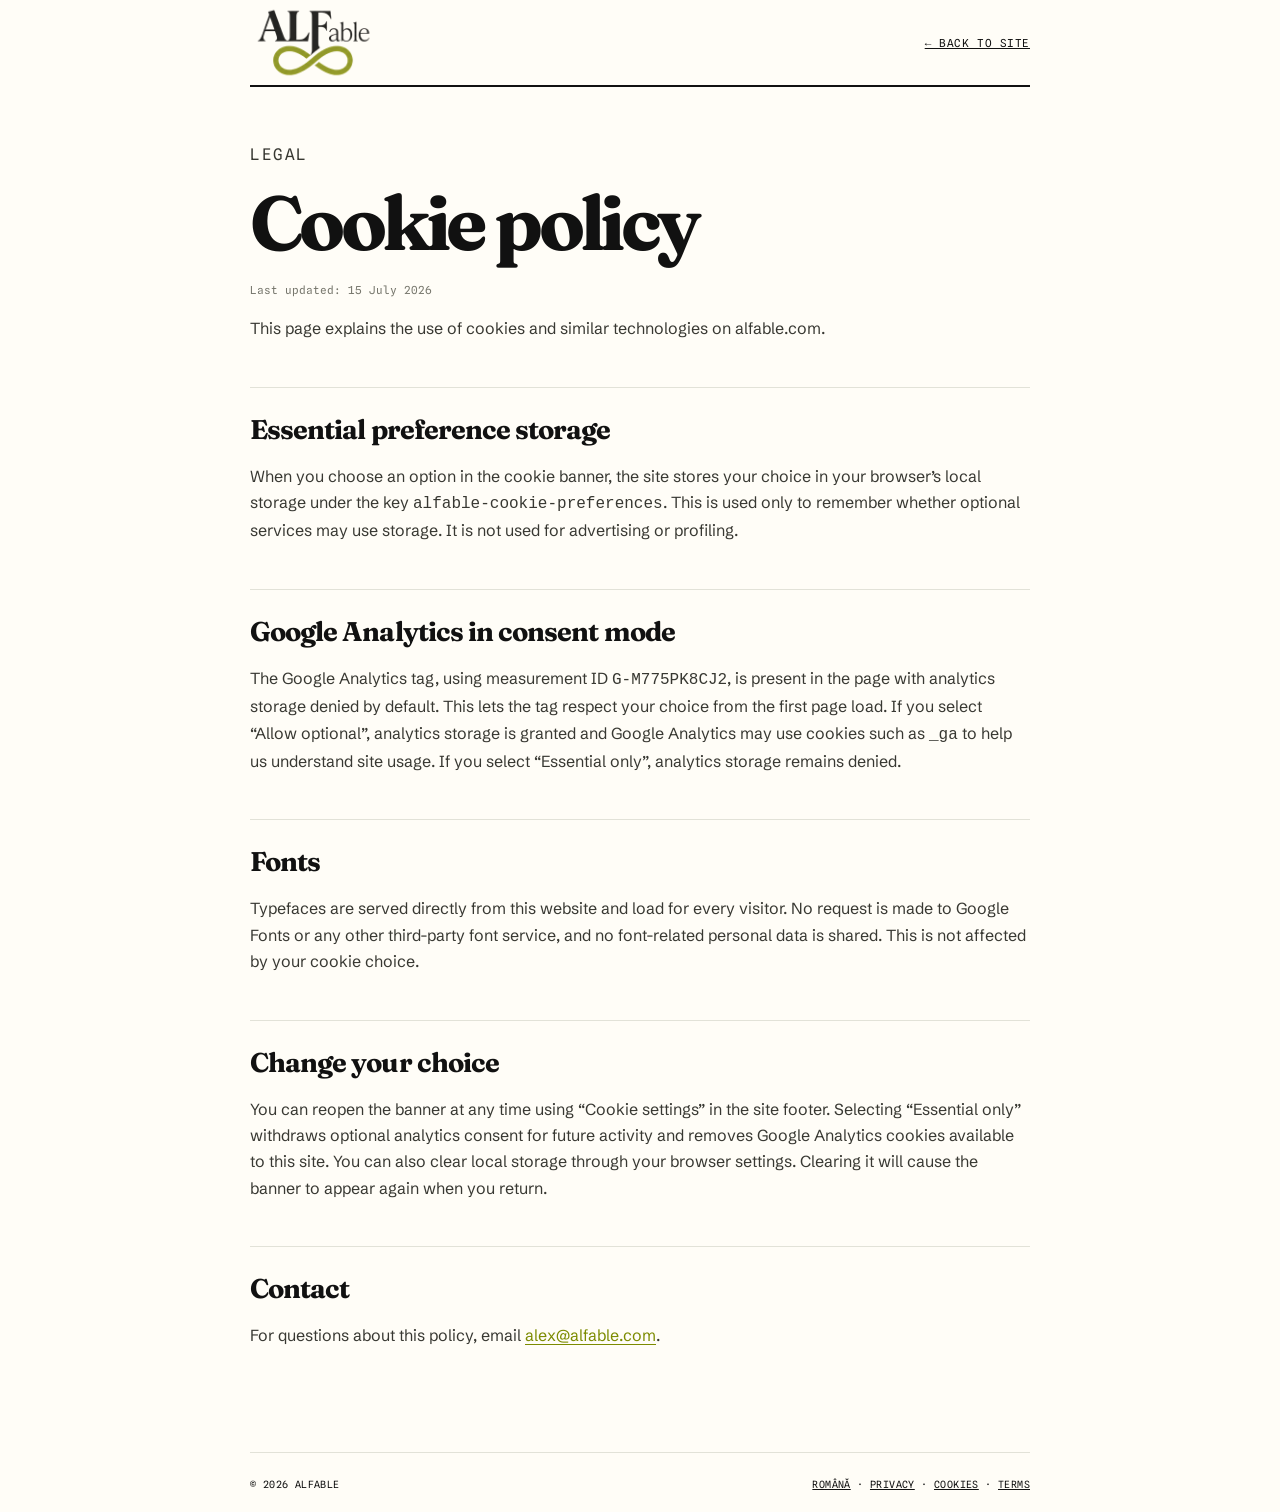
<file: cookies.html>
<!doctype html>
<html lang="en">
<head>
  <meta charset="utf-8">
  <meta name="viewport" content="width=device-width,initial-scale=1">
  <meta name="description" content="ALFable cookie policy.">
  <title>Cookie policy · ALFable</title>
  <link rel="canonical" href="https://www.alfable.com/cookies.html">
  <link rel="alternate" hreflang="en" href="https://www.alfable.com/cookies.html">
  <link rel="alternate" hreflang="ro" href="https://www.alfable.com/ro/cookies.html">
  <link rel="icon" href="favicon.svg?v=3" type="image/svg+xml">
  <link rel="stylesheet" href="legal.css">
</head>
<body>
  <header class="legal-header wrap"><a class="brand-logo" href="index.html" aria-label="ALFable home"><img src="logo.png" alt="ALFable" width="270" height="168"></a><a class="back" href="index.html">← Back to site</a></header>
  <main class="legal-main wrap">
    <p class="eyebrow">Legal</p><h1>Cookie policy</h1><p class="updated">Last updated: 15 July 2026</p>
    <p>This page explains the use of cookies and similar technologies on alfable.com.</p>
    <h2>Essential preference storage</h2>
    <p>When you choose an option in the cookie banner, the site stores your choice in your browser’s local storage under the key <code>alfable-cookie-preferences</code>. This is used only to remember whether optional services may use storage. It is not used for advertising or profiling.</p>
    <h2>Google Analytics in consent mode</h2>
    <p>The Google Analytics tag, using measurement ID <code>G-M775PK8CJ2</code>, is present in the page with analytics storage denied by default. This lets the tag respect your choice from the first page load. If you select “Allow optional”, analytics storage is granted and Google Analytics may use cookies such as <code>_ga</code> to help us understand site usage. If you select “Essential only”, analytics storage remains denied.</p>
    <h2>Fonts</h2>
    <p>Typefaces are served directly from this website and load for every visitor. No request is made to Google Fonts or any other third-party font service, and no font-related personal data is shared. This is not affected by your cookie choice.</p>
    <h2>Change your choice</h2>
    <p>You can reopen the banner at any time using “Cookie settings” in the site footer. Selecting “Essential only” withdraws optional analytics consent for future activity and removes Google Analytics cookies available to this site. You can also clear local storage through your browser settings. Clearing it will cause the banner to appear again when you return.</p>
    <h2>Contact</h2><p>For questions about this policy, email <a href="mailto:alex@alfable.com">alex@alfable.com</a>.</p>
  </main>
  <footer class="legal-footer wrap"><span>© 2026 ALFable</span><span><a href="ro/cookies.html" lang="ro" hreflang="ro">Română</a> · <a href="privacy.html">Privacy</a> · <a href="cookies.html">Cookies</a> · <a href="terms.html">Terms</a></span></footer>
</body>
</html>
</file>
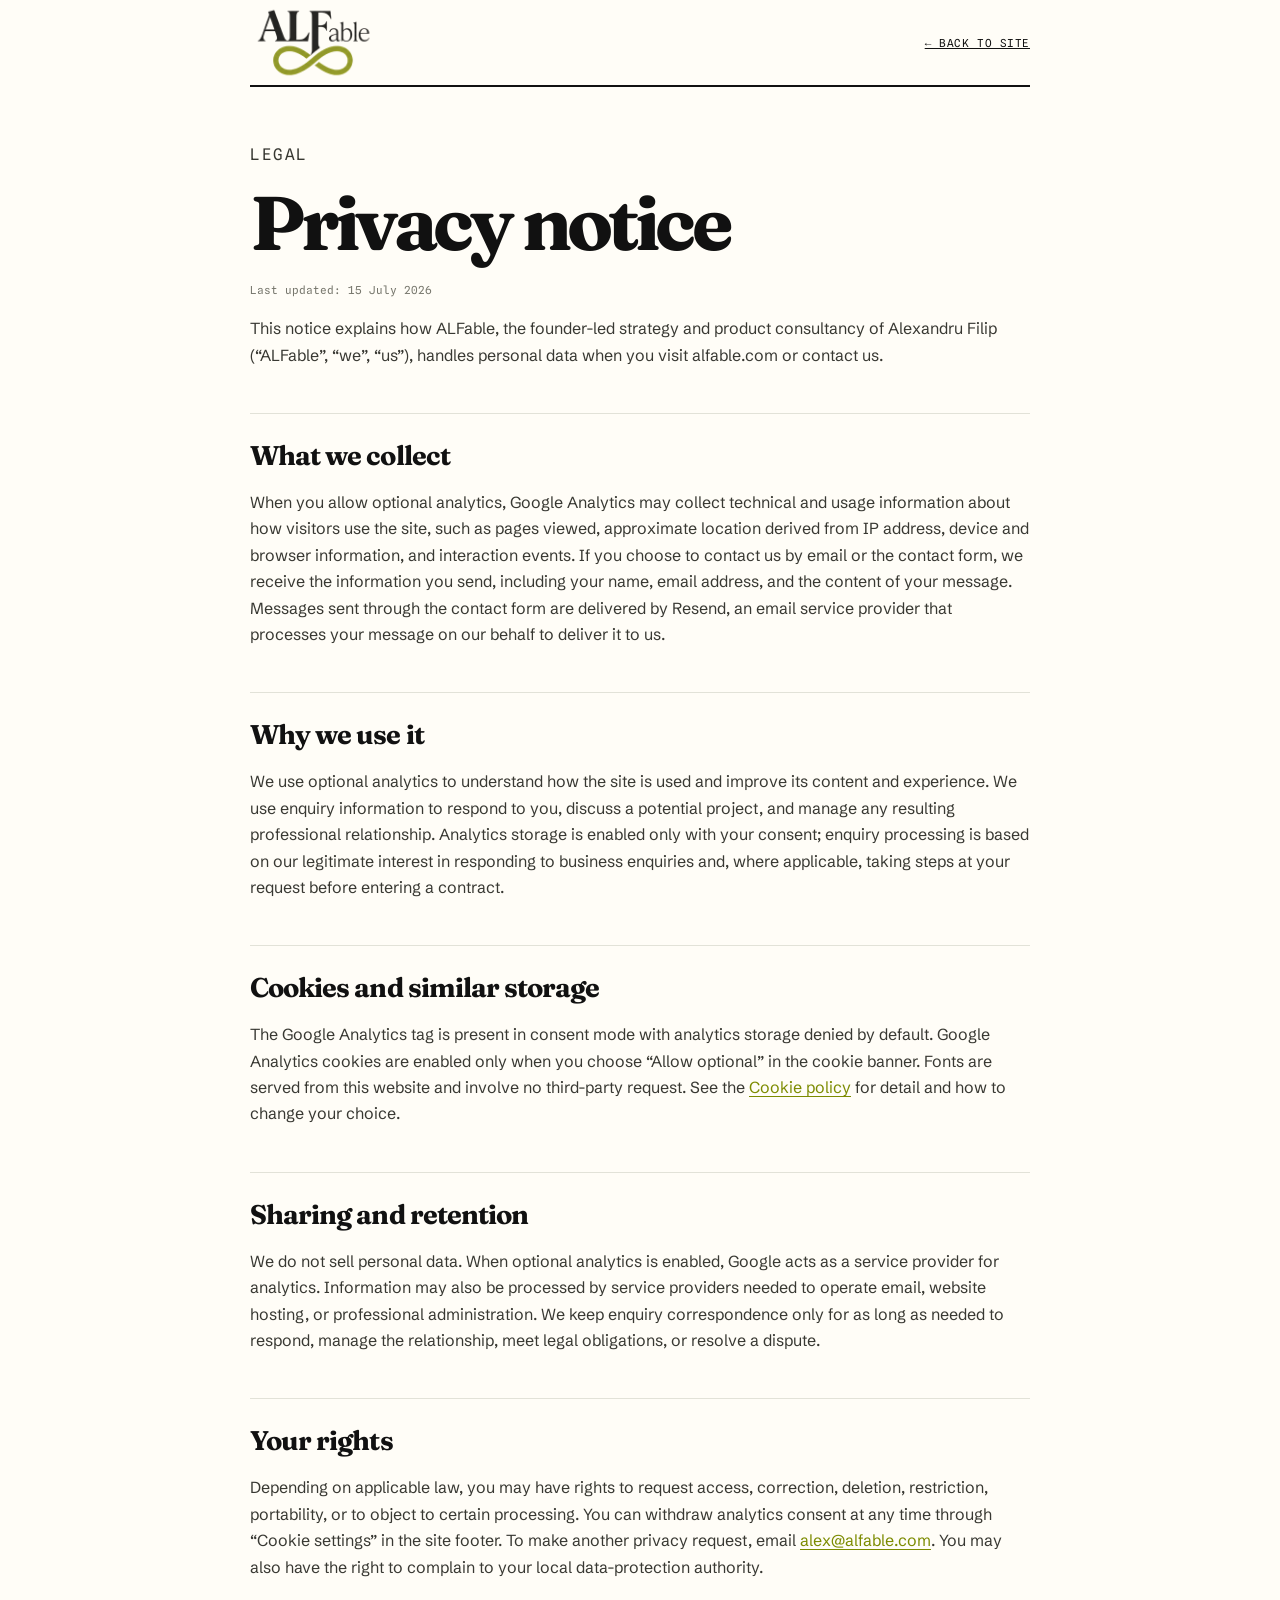
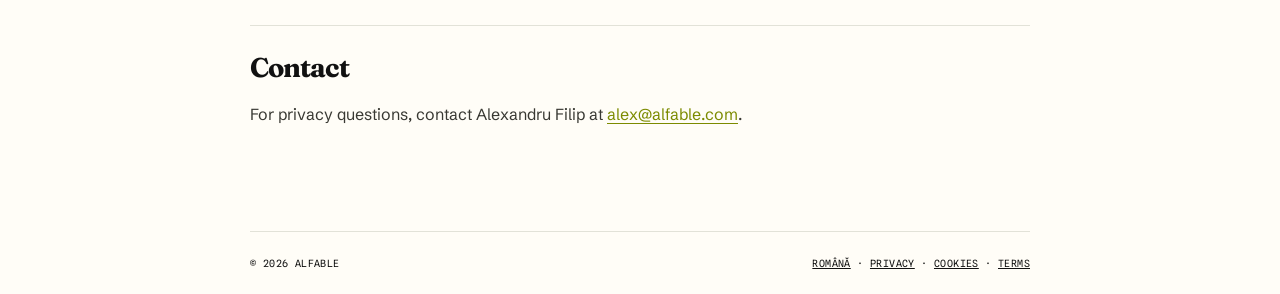
<file: privacy.html>
<!doctype html>
<html lang="en">
<head>
  <meta charset="utf-8">
  <meta name="viewport" content="width=device-width,initial-scale=1">
  <meta name="description" content="ALFable privacy notice.">
  <title>Privacy notice · ALFable</title>
  <link rel="canonical" href="https://www.alfable.com/privacy.html">
  <link rel="alternate" hreflang="en" href="https://www.alfable.com/privacy.html">
  <link rel="alternate" hreflang="ro" href="https://www.alfable.com/ro/privacy.html">
  <link rel="icon" href="favicon.svg?v=3" type="image/svg+xml">
  <link rel="stylesheet" href="legal.css">
</head>
<body>
  <header class="legal-header wrap"><a class="brand-logo" href="index.html" aria-label="ALFable home"><img src="logo.png" alt="ALFable" width="270" height="168"></a><a class="back" href="index.html">← Back to site</a></header>
  <main class="legal-main wrap">
    <p class="eyebrow">Legal</p><h1>Privacy notice</h1><p class="updated">Last updated: 15 July 2026</p>
    <p>This notice explains how ALFable, the founder-led strategy and product consultancy of Alexandru Filip (“ALFable”, “we”, “us”), handles personal data when you visit alfable.com or contact us.</p>
    <h2>What we collect</h2>
    <p>When you allow optional analytics, Google Analytics may collect technical and usage information about how visitors use the site, such as pages viewed, approximate location derived from IP address, device and browser information, and interaction events. If you choose to contact us by email or the contact form, we receive the information you send, including your name, email address, and the content of your message. Messages sent through the contact form are delivered by Resend, an email service provider that processes your message on our behalf to deliver it to us.</p>
    <h2>Why we use it</h2>
    <p>We use optional analytics to understand how the site is used and improve its content and experience. We use enquiry information to respond to you, discuss a potential project, and manage any resulting professional relationship. Analytics storage is enabled only with your consent; enquiry processing is based on our legitimate interest in responding to business enquiries and, where applicable, taking steps at your request before entering a contract.</p>
    <h2>Cookies and similar storage</h2>
    <p>The Google Analytics tag is present in consent mode with analytics storage denied by default. Google Analytics cookies are enabled only when you choose “Allow optional” in the cookie banner. Fonts are served from this website and involve no third-party request. See the <a href="cookies.html">Cookie policy</a> for detail and how to change your choice.</p>
    <h2>Sharing and retention</h2>
    <p>We do not sell personal data. When optional analytics is enabled, Google acts as a service provider for analytics. Information may also be processed by service providers needed to operate email, website hosting, or professional administration. We keep enquiry correspondence only for as long as needed to respond, manage the relationship, meet legal obligations, or resolve a dispute.</p>
    <h2>Your rights</h2>
    <p>Depending on applicable law, you may have rights to request access, correction, deletion, restriction, portability, or to object to certain processing. You can withdraw analytics consent at any time through “Cookie settings” in the site footer. To make another privacy request, email <a href="mailto:alex@alfable.com">alex@alfable.com</a>. You may also have the right to complain to your local data-protection authority.</p>
    <h2>Contact</h2><p>For privacy questions, contact Alexandru Filip at <a href="mailto:alex@alfable.com">alex@alfable.com</a>.</p>
  </main>
  <footer class="legal-footer wrap"><span>© 2026 ALFable</span><span><a href="ro/privacy.html" lang="ro" hreflang="ro">Română</a> · <a href="privacy.html">Privacy</a> · <a href="cookies.html">Cookies</a> · <a href="terms.html">Terms</a></span></footer>
</body>
</html>
</file>
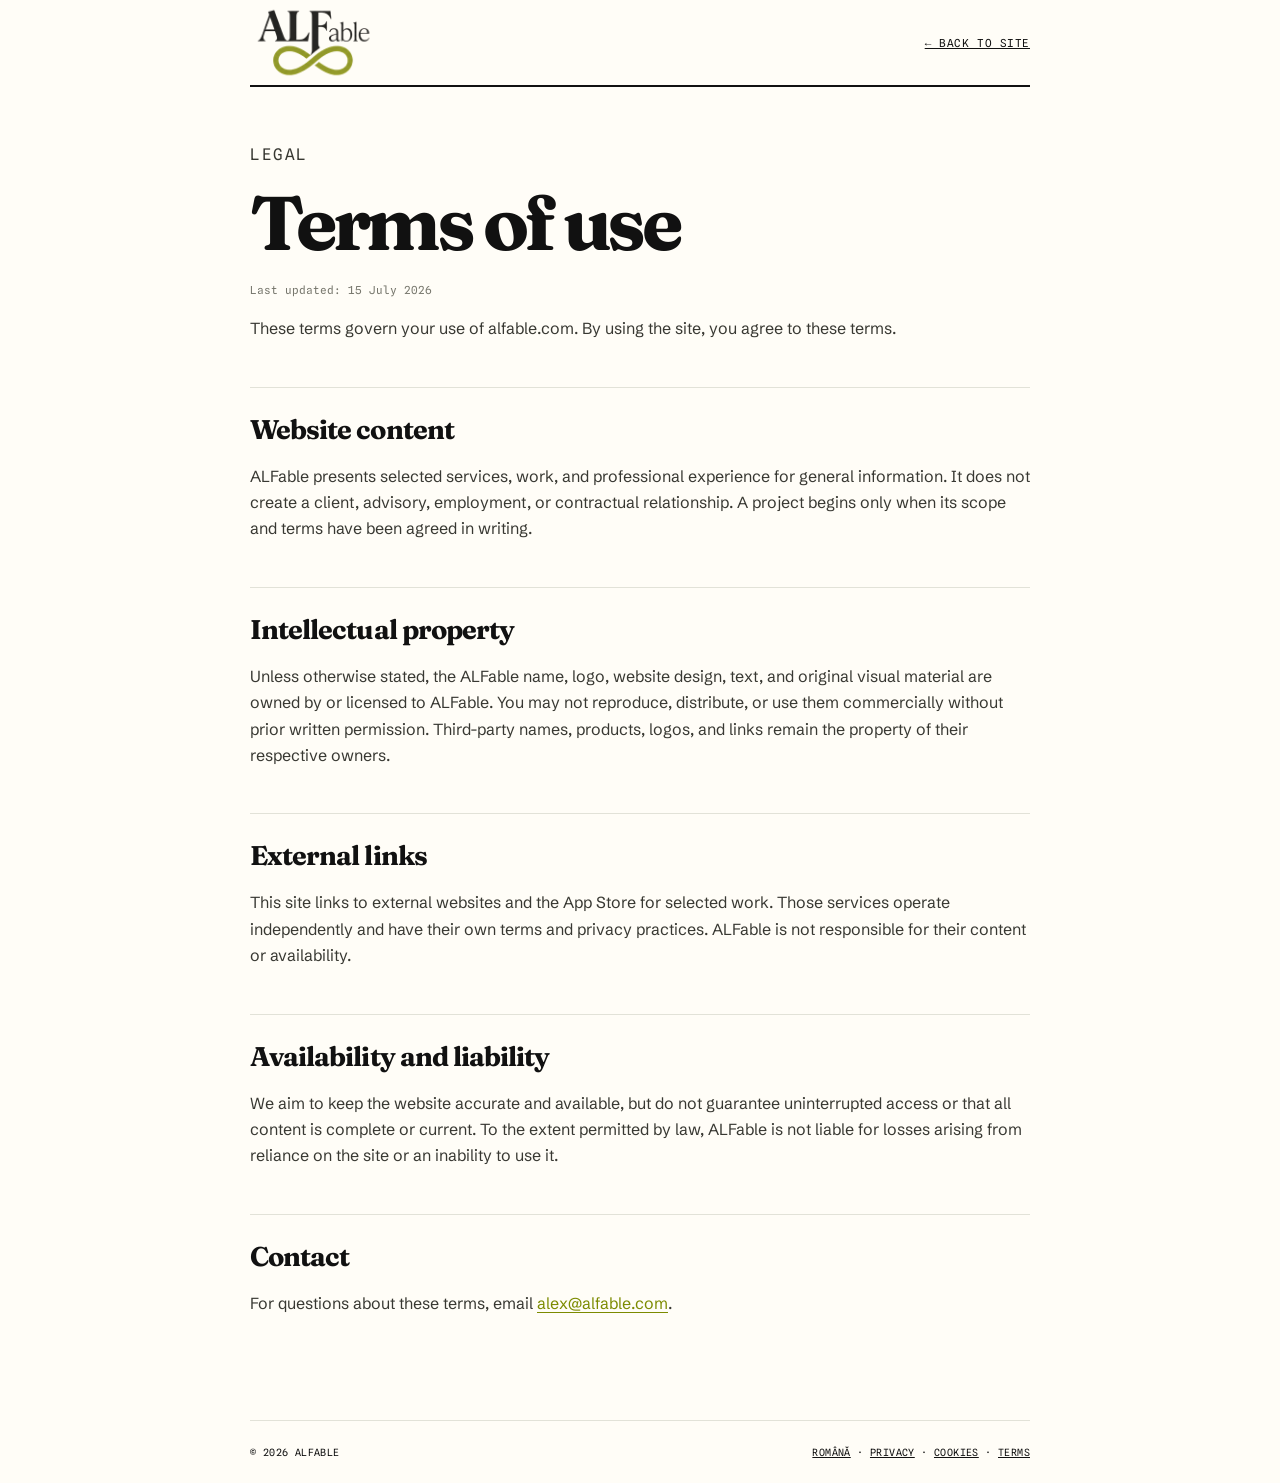
<file: terms.html>
<!doctype html>
<html lang="en">
<head>
  <meta charset="utf-8">
  <meta name="viewport" content="width=device-width,initial-scale=1">
  <meta name="description" content="ALFable website terms.">
  <title>Terms of use · ALFable</title>
  <link rel="canonical" href="https://www.alfable.com/terms.html">
  <link rel="alternate" hreflang="en" href="https://www.alfable.com/terms.html">
  <link rel="alternate" hreflang="ro" href="https://www.alfable.com/ro/terms.html">
  <link rel="icon" href="favicon.svg?v=3" type="image/svg+xml">
  <link rel="stylesheet" href="legal.css">
</head>
<body>
  <header class="legal-header wrap"><a class="brand-logo" href="index.html" aria-label="ALFable home"><img src="logo.png" alt="ALFable" width="270" height="168"></a><a class="back" href="index.html">← Back to site</a></header>
  <main class="legal-main wrap">
    <p class="eyebrow">Legal</p><h1>Terms of use</h1><p class="updated">Last updated: 15 July 2026</p>
    <p>These terms govern your use of alfable.com. By using the site, you agree to these terms.</p>
    <h2>Website content</h2><p>ALFable presents selected services, work, and professional experience for general information. It does not create a client, advisory, employment, or contractual relationship. A project begins only when its scope and terms have been agreed in writing.</p>
    <h2>Intellectual property</h2><p>Unless otherwise stated, the ALFable name, logo, website design, text, and original visual material are owned by or licensed to ALFable. You may not reproduce, distribute, or use them commercially without prior written permission. Third-party names, products, logos, and links remain the property of their respective owners.</p>
    <h2>External links</h2><p>This site links to external websites and the App Store for selected work. Those services operate independently and have their own terms and privacy practices. ALFable is not responsible for their content or availability.</p>
    <h2>Availability and liability</h2><p>We aim to keep the website accurate and available, but do not guarantee uninterrupted access or that all content is complete or current. To the extent permitted by law, ALFable is not liable for losses arising from reliance on the site or an inability to use it.</p>
    <h2>Contact</h2><p>For questions about these terms, email <a href="mailto:alex@alfable.com">alex@alfable.com</a>.</p>
  </main>
  <footer class="legal-footer wrap"><span>© 2026 ALFable</span><span><a href="ro/terms.html" lang="ro" hreflang="ro">Română</a> · <a href="privacy.html">Privacy</a> · <a href="cookies.html">Cookies</a> · <a href="terms.html">Terms</a></span></footer>
</body>
</html>
</file>
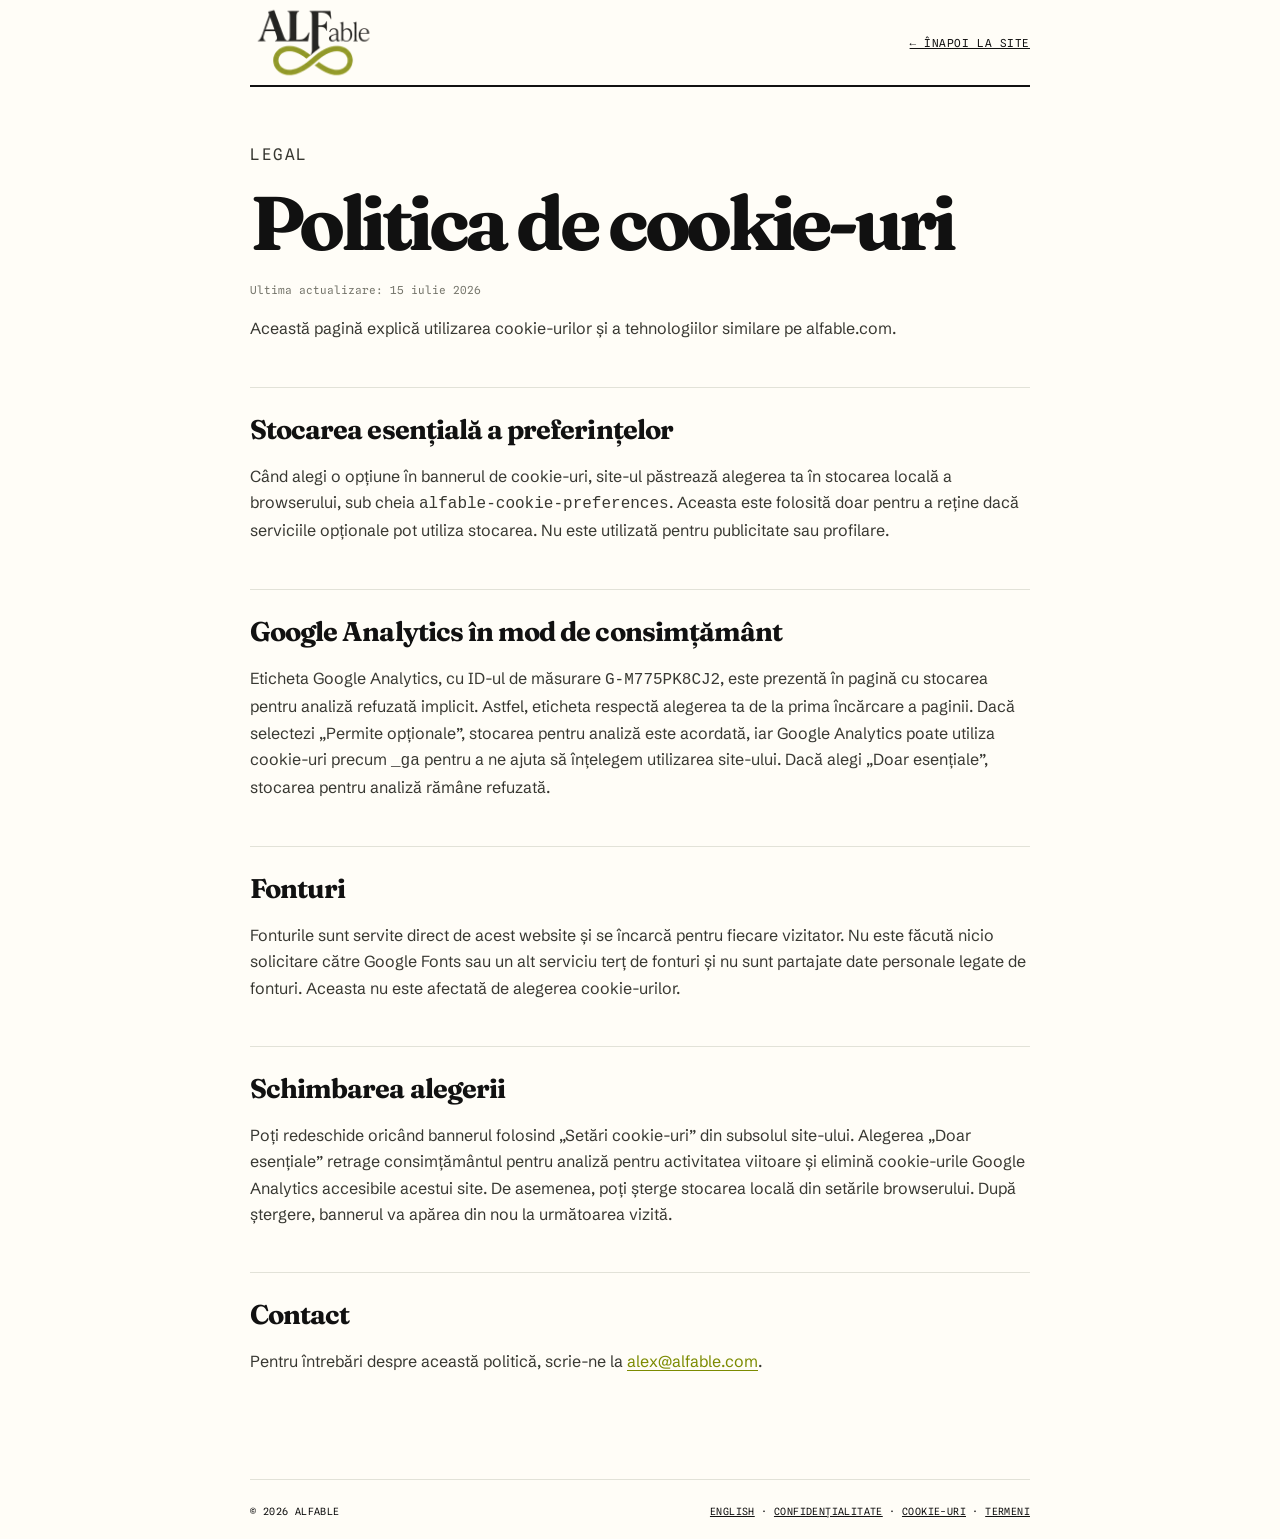
<file: ro/cookies.html>
<!doctype html>
<html lang="ro">
<head>
  <meta charset="utf-8">
  <meta name="viewport" content="width=device-width,initial-scale=1">
  <meta name="description" content="Politica de cookie-uri ALFable.">
  <title>Cookie-uri · ALFable</title>
  <link rel="canonical" href="https://www.alfable.com/ro/cookies.html">
  <link rel="alternate" hreflang="en" href="https://www.alfable.com/cookies.html">
  <link rel="alternate" hreflang="ro" href="https://www.alfable.com/ro/cookies.html">
  <link rel="icon" href="../favicon.svg?v=3" type="image/svg+xml">
  <link rel="stylesheet" href="../legal.css">
</head>
<body>
  <header class="legal-header wrap"><a class="brand-logo" href="index.html" aria-label="ALFable acasă"><img src="../logo.png" alt="ALFable" width="270" height="168"></a><a class="back" href="index.html">← Înapoi la site</a></header>
  <main class="legal-main wrap">
    <p class="eyebrow">Legal</p><h1>Politica de cookie-uri</h1><p class="updated">Ultima actualizare: 15 iulie 2026</p>
    <p>Această pagină explică utilizarea cookie-urilor și a tehnologiilor similare pe alfable.com.</p>
    <h2>Stocarea esențială a preferințelor</h2>
    <p>Când alegi o opțiune în bannerul de cookie-uri, site-ul păstrează alegerea ta în stocarea locală a browserului, sub cheia <code>alfable-cookie-preferences</code>. Aceasta este folosită doar pentru a reține dacă serviciile opționale pot utiliza stocarea. Nu este utilizată pentru publicitate sau profilare.</p>
    <h2>Google Analytics în mod de consimțământ</h2>
    <p>Eticheta Google Analytics, cu ID-ul de măsurare <code>G-M775PK8CJ2</code>, este prezentă în pagină cu stocarea pentru analiză refuzată implicit. Astfel, eticheta respectă alegerea ta de la prima încărcare a paginii. Dacă selectezi „Permite opționale”, stocarea pentru analiză este acordată, iar Google Analytics poate utiliza cookie-uri precum <code>_ga</code> pentru a ne ajuta să înțelegem utilizarea site-ului. Dacă alegi „Doar esențiale”, stocarea pentru analiză rămâne refuzată.</p>
    <h2>Fonturi</h2>
    <p>Fonturile sunt servite direct de acest website și se încarcă pentru fiecare vizitator. Nu este făcută nicio solicitare către Google Fonts sau un alt serviciu terț de fonturi și nu sunt partajate date personale legate de fonturi. Aceasta nu este afectată de alegerea cookie-urilor.</p>
    <h2>Schimbarea alegerii</h2>
    <p>Poți redeschide oricând bannerul folosind „Setări cookie-uri” din subsolul site-ului. Alegerea „Doar esențiale” retrage consimțământul pentru analiză pentru activitatea viitoare și elimină cookie-urile Google Analytics accesibile acestui site. De asemenea, poți șterge stocarea locală din setările browserului. După ștergere, bannerul va apărea din nou la următoarea vizită.</p>
    <h2>Contact</h2><p>Pentru întrebări despre această politică, scrie-ne la <a href="mailto:alex@alfable.com">alex@alfable.com</a>.</p>
  </main>
  <footer class="legal-footer wrap"><span>© 2026 ALFable</span><span><a href="../cookies.html">English</a> · <a href="privacy.html">Confidențialitate</a> · <a href="cookies.html">Cookie-uri</a> · <a href="terms.html">Termeni</a></span></footer>
</body>
</html>
</file>
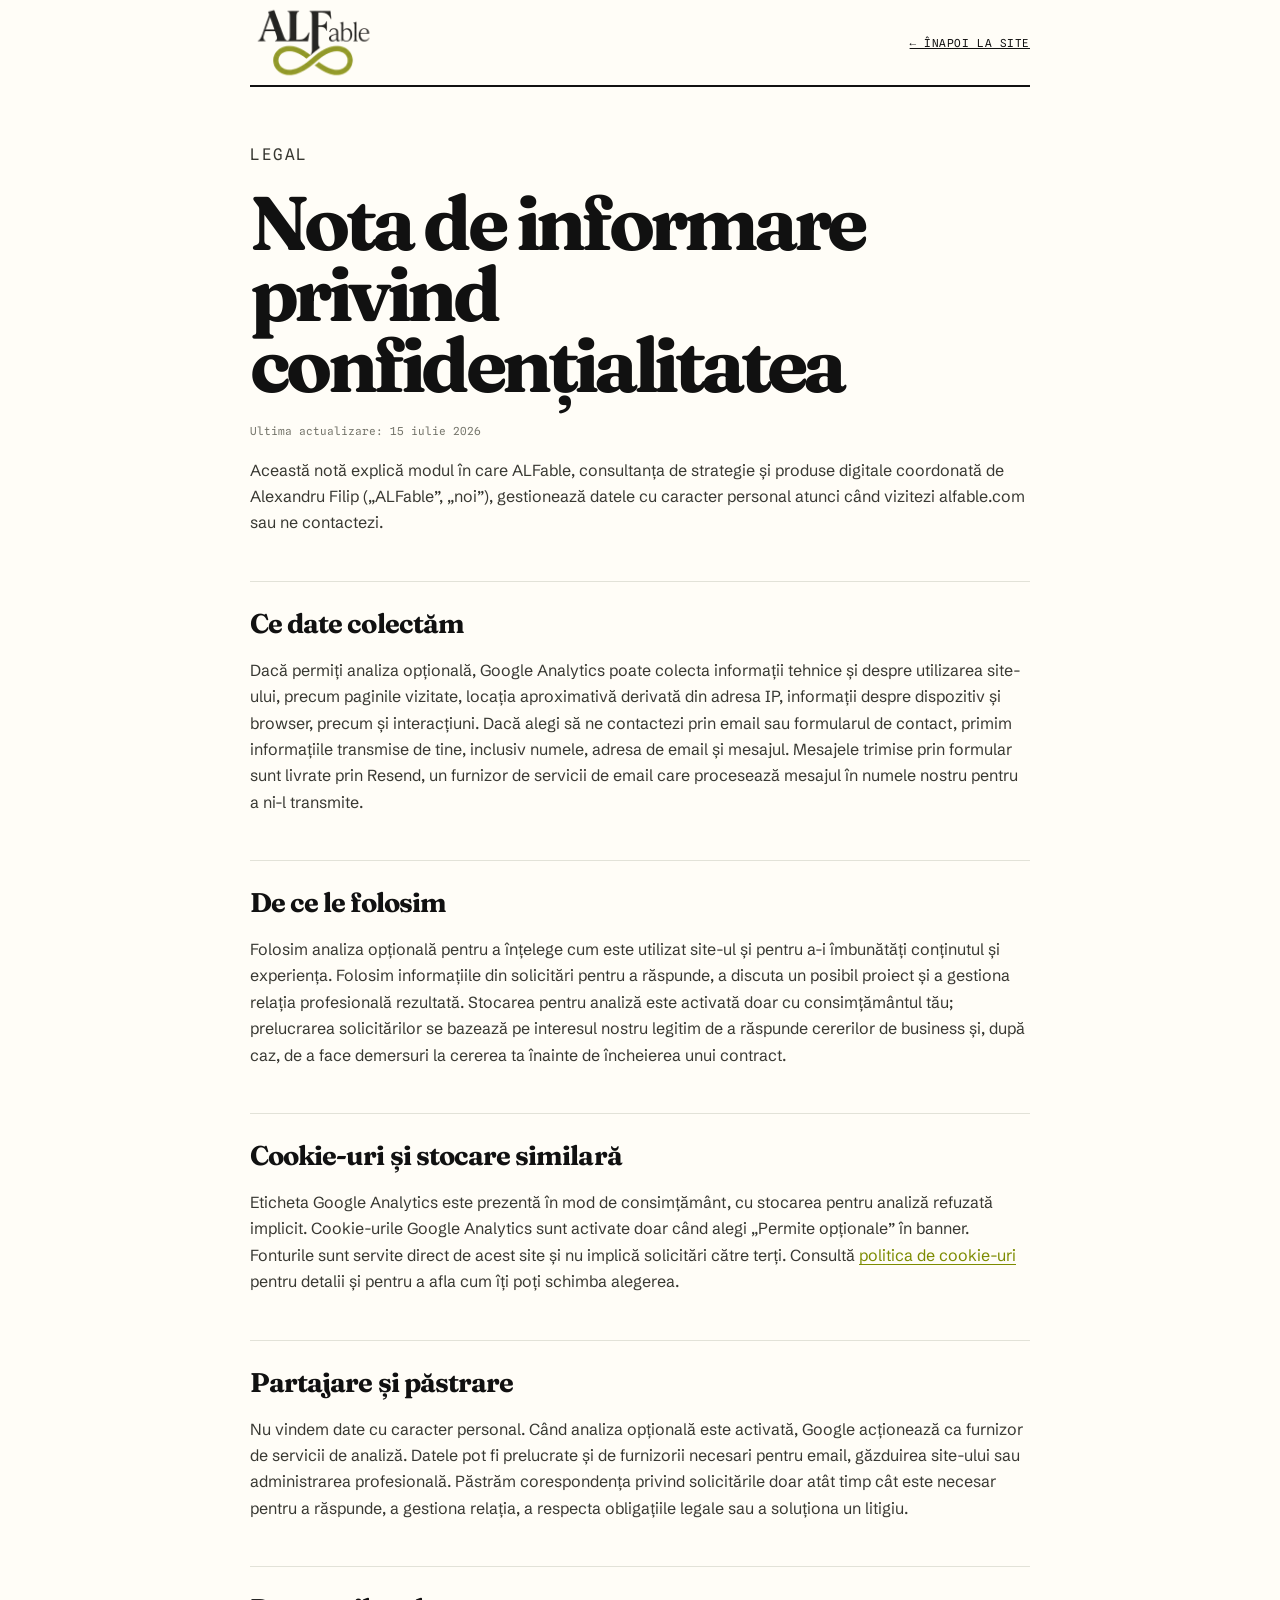
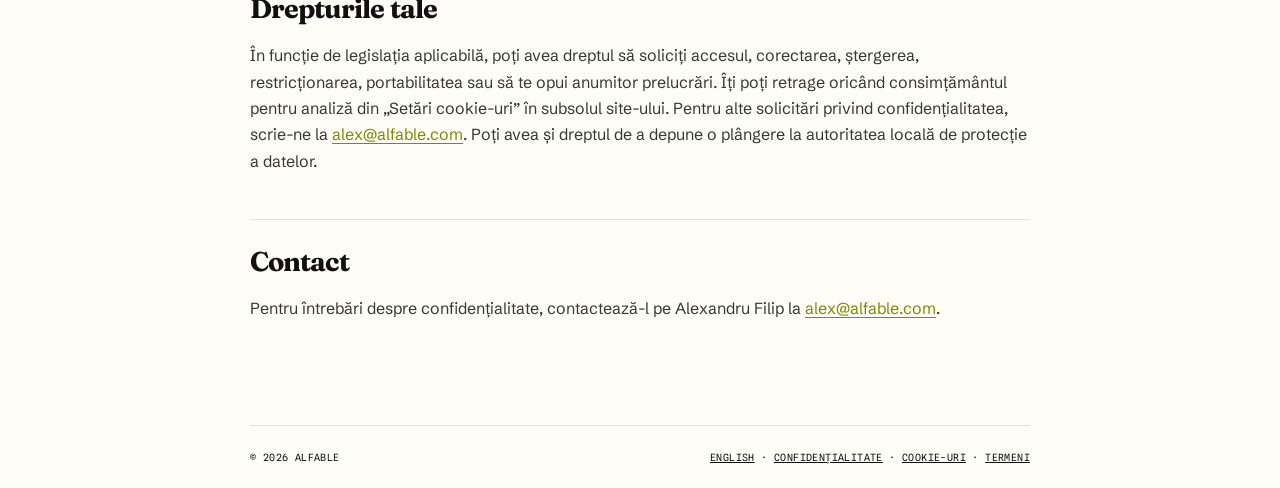
<file: ro/privacy.html>
<!doctype html>
<html lang="ro">
<head>
  <meta charset="utf-8">
  <meta name="viewport" content="width=device-width,initial-scale=1">
  <meta name="description" content="Nota de informare privind confidențialitatea ALFable.">
  <title>Confidențialitate · ALFable</title>
  <link rel="canonical" href="https://www.alfable.com/ro/privacy.html">
  <link rel="alternate" hreflang="en" href="https://www.alfable.com/privacy.html">
  <link rel="alternate" hreflang="ro" href="https://www.alfable.com/ro/privacy.html">
  <link rel="icon" href="../favicon.svg?v=3" type="image/svg+xml">
  <link rel="stylesheet" href="../legal.css">
</head>
<body>
  <header class="legal-header wrap"><a class="brand-logo" href="index.html" aria-label="ALFable acasă"><img src="../logo.png" alt="ALFable" width="270" height="168"></a><a class="back" href="index.html">← Înapoi la site</a></header>
  <main class="legal-main wrap">
    <p class="eyebrow">Legal</p><h1>Nota de informare privind confidențialitatea</h1><p class="updated">Ultima actualizare: 15 iulie 2026</p>
    <p>Această notă explică modul în care ALFable, consultanța de strategie și produse digitale coordonată de Alexandru Filip („ALFable”, „noi”), gestionează datele cu caracter personal atunci când vizitezi alfable.com sau ne contactezi.</p>
    <h2>Ce date colectăm</h2>
    <p>Dacă permiți analiza opțională, Google Analytics poate colecta informații tehnice și despre utilizarea site-ului, precum paginile vizitate, locația aproximativă derivată din adresa IP, informații despre dispozitiv și browser, precum și interacțiuni. Dacă alegi să ne contactezi prin email sau formularul de contact, primim informațiile transmise de tine, inclusiv numele, adresa de email și mesajul. Mesajele trimise prin formular sunt livrate prin Resend, un furnizor de servicii de email care procesează mesajul în numele nostru pentru a ni-l transmite.</p>
    <h2>De ce le folosim</h2>
    <p>Folosim analiza opțională pentru a înțelege cum este utilizat site-ul și pentru a-i îmbunătăți conținutul și experiența. Folosim informațiile din solicitări pentru a răspunde, a discuta un posibil proiect și a gestiona relația profesională rezultată. Stocarea pentru analiză este activată doar cu consimțământul tău; prelucrarea solicitărilor se bazează pe interesul nostru legitim de a răspunde cererilor de business și, după caz, de a face demersuri la cererea ta înainte de încheierea unui contract.</p>
    <h2>Cookie-uri și stocare similară</h2>
    <p>Eticheta Google Analytics este prezentă în mod de consimțământ, cu stocarea pentru analiză refuzată implicit. Cookie-urile Google Analytics sunt activate doar când alegi „Permite opționale” în banner. Fonturile sunt servite direct de acest site și nu implică solicitări către terți. Consultă <a href="cookies.html">politica de cookie-uri</a> pentru detalii și pentru a afla cum îți poți schimba alegerea.</p>
    <h2>Partajare și păstrare</h2>
    <p>Nu vindem date cu caracter personal. Când analiza opțională este activată, Google acționează ca furnizor de servicii de analiză. Datele pot fi prelucrate și de furnizorii necesari pentru email, găzduirea site-ului sau administrarea profesională. Păstrăm corespondența privind solicitările doar atât timp cât este necesar pentru a răspunde, a gestiona relația, a respecta obligațiile legale sau a soluționa un litigiu.</p>
    <h2>Drepturile tale</h2>
    <p>În funcție de legislația aplicabilă, poți avea dreptul să soliciți accesul, corectarea, ștergerea, restricționarea, portabilitatea sau să te opui anumitor prelucrări. Îți poți retrage oricând consimțământul pentru analiză din „Setări cookie-uri” în subsolul site-ului. Pentru alte solicitări privind confidențialitatea, scrie-ne la <a href="mailto:alex@alfable.com">alex@alfable.com</a>. Poți avea și dreptul de a depune o plângere la autoritatea locală de protecție a datelor.</p>
    <h2>Contact</h2><p>Pentru întrebări despre confidențialitate, contactează-l pe Alexandru Filip la <a href="mailto:alex@alfable.com">alex@alfable.com</a>.</p>
  </main>
  <footer class="legal-footer wrap"><span>© 2026 ALFable</span><span><a href="../privacy.html">English</a> · <a href="privacy.html">Confidențialitate</a> · <a href="cookies.html">Cookie-uri</a> · <a href="terms.html">Termeni</a></span></footer>
</body>
</html>
</file>
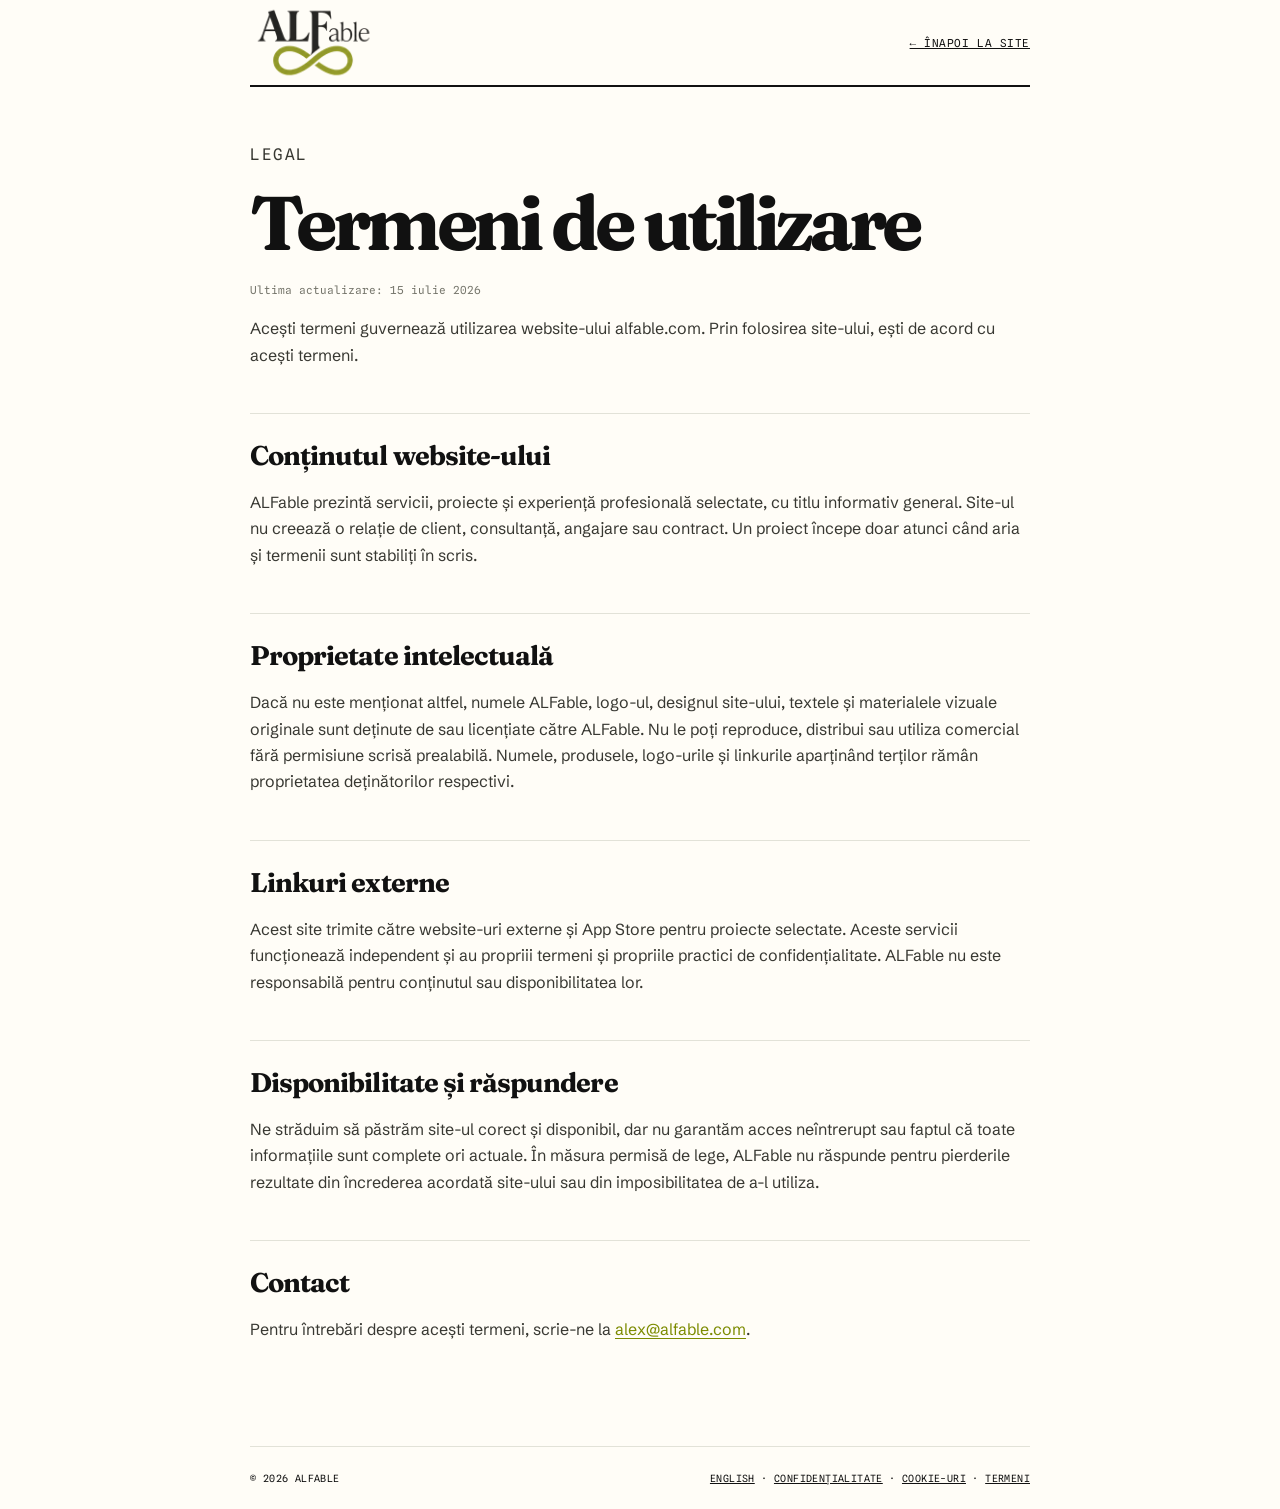
<file: ro/terms.html>
<!doctype html>
<html lang="ro">
<head>
  <meta charset="utf-8">
  <meta name="viewport" content="width=device-width,initial-scale=1">
  <meta name="description" content="Termenii de utilizare ai website-ului ALFable.">
  <title>Termeni de utilizare · ALFable</title>
  <link rel="canonical" href="https://www.alfable.com/ro/terms.html">
  <link rel="alternate" hreflang="en" href="https://www.alfable.com/terms.html">
  <link rel="alternate" hreflang="ro" href="https://www.alfable.com/ro/terms.html">
  <link rel="icon" href="../favicon.svg?v=3" type="image/svg+xml">
  <link rel="stylesheet" href="../legal.css">
</head>
<body>
  <header class="legal-header wrap"><a class="brand-logo" href="index.html" aria-label="ALFable acasă"><img src="../logo.png" alt="ALFable" width="270" height="168"></a><a class="back" href="index.html">← Înapoi la site</a></header>
  <main class="legal-main wrap">
    <p class="eyebrow">Legal</p><h1>Termeni de utilizare</h1><p class="updated">Ultima actualizare: 15 iulie 2026</p>
    <p>Acești termeni guvernează utilizarea website-ului alfable.com. Prin folosirea site-ului, ești de acord cu acești termeni.</p>
    <h2>Conținutul website-ului</h2>
    <p>ALFable prezintă servicii, proiecte și experiență profesională selectate, cu titlu informativ general. Site-ul nu creează o relație de client, consultanță, angajare sau contract. Un proiect începe doar atunci când aria și termenii sunt stabiliți în scris.</p>
    <h2>Proprietate intelectuală</h2>
    <p>Dacă nu este menționat altfel, numele ALFable, logo-ul, designul site-ului, textele și materialele vizuale originale sunt deținute de sau licențiate către ALFable. Nu le poți reproduce, distribui sau utiliza comercial fără permisiune scrisă prealabilă. Numele, produsele, logo-urile și linkurile aparținând terților rămân proprietatea deținătorilor respectivi.</p>
    <h2>Linkuri externe</h2>
    <p>Acest site trimite către website-uri externe și App Store pentru proiecte selectate. Aceste servicii funcționează independent și au propriii termeni și propriile practici de confidențialitate. ALFable nu este responsabilă pentru conținutul sau disponibilitatea lor.</p>
    <h2>Disponibilitate și răspundere</h2>
    <p>Ne străduim să păstrăm site-ul corect și disponibil, dar nu garantăm acces neîntrerupt sau faptul că toate informațiile sunt complete ori actuale. În măsura permisă de lege, ALFable nu răspunde pentru pierderile rezultate din încrederea acordată site-ului sau din imposibilitatea de a-l utiliza.</p>
    <h2>Contact</h2><p>Pentru întrebări despre acești termeni, scrie-ne la <a href="mailto:alex@alfable.com">alex@alfable.com</a>.</p>
  </main>
  <footer class="legal-footer wrap"><span>© 2026 ALFable</span><span><a href="../terms.html">English</a> · <a href="privacy.html">Confidențialitate</a> · <a href="cookies.html">Cookie-uri</a> · <a href="terms.html">Termeni</a></span></footer>
</body>
</html>
</file>
<file: styles.css>
/* Self-hosted variable fonts. Latin-ext is downloaded only where Romanian glyphs are used. */
@font-face{font-family:"Fraunces";font-style:normal;font-weight:100 900;font-display:swap;src:url("fonts/fraunces-wght-normal.woff2") format("woff2");unicode-range:U+0000-00FF,U+0131,U+0152-0153,U+02BB-02BC,U+02C6,U+02DA,U+02DC,U+0304,U+0308,U+0329,U+2000-206F,U+2074,U+20AC,U+2122,U+2191,U+2193,U+2212,U+2215,U+FEFF,U+FFFD}
@font-face{font-family:"Fraunces";font-style:normal;font-weight:100 900;font-display:swap;src:url("fonts/fraunces-ext-wght-normal.woff2") format("woff2");unicode-range:U+0100-02BA,U+02BD-02C5,U+02C7-02CC,U+02CE-02D7,U+02DD-02FF,U+0304,U+0308,U+0329,U+1D00-1DBF,U+1E00-1E9F,U+1EF2-1EFF,U+2020,U+20A0-20AB,U+20AD-20C0,U+2113,U+2C60-2C7F,U+A720-A7FF}
@font-face{font-family:"Fraunces";font-style:italic;font-weight:100 900;font-display:swap;src:url("fonts/fraunces-wght-italic.woff2") format("woff2");unicode-range:U+0000-00FF,U+0131,U+0152-0153,U+02BB-02BC,U+02C6,U+02DA,U+02DC,U+0304,U+0308,U+0329,U+2000-206F,U+2074,U+20AC,U+2122,U+2191,U+2193,U+2212,U+2215,U+FEFF,U+FFFD}
@font-face{font-family:"Fraunces";font-style:italic;font-weight:100 900;font-display:swap;src:url("fonts/fraunces-ext-wght-italic.woff2") format("woff2");unicode-range:U+0100-02BA,U+02BD-02C5,U+02C7-02CC,U+02CE-02D7,U+02DD-02FF,U+0304,U+0308,U+0329,U+1D00-1DBF,U+1E00-1E9F,U+1EF2-1EFF,U+2020,U+20A0-20AB,U+20AD-20C0,U+2113,U+2C60-2C7F,U+A720-A7FF}
@font-face{font-family:"Schibsted Grotesk";font-style:normal;font-weight:400 900;font-display:swap;src:url("fonts/schibsted-grotesk-wght-normal.woff2") format("woff2");unicode-range:U+0000-00FF,U+0131,U+0152-0153,U+02BB-02BC,U+02C6,U+02DA,U+02DC,U+0304,U+0308,U+0329,U+2000-206F,U+2074,U+20AC,U+2122,U+2191,U+2193,U+2212,U+2215,U+FEFF,U+FFFD}
@font-face{font-family:"Schibsted Grotesk";font-style:normal;font-weight:400 900;font-display:swap;src:url("fonts/schibsted-grotesk-ext-wght-normal.woff2") format("woff2");unicode-range:U+0100-02BA,U+02BD-02C5,U+02C7-02CC,U+02CE-02D7,U+02DD-02FF,U+0304,U+0308,U+0329,U+1D00-1DBF,U+1E00-1E9F,U+1EF2-1EFF,U+2020,U+20A0-20AB,U+20AD-20C0,U+2113,U+2C60-2C7F,U+A720-A7FF}
@font-face{font-family:"Spline Sans Mono";font-style:normal;font-weight:400 700;font-display:swap;src:url("fonts/spline-sans-mono-wght-normal.woff2") format("woff2");unicode-range:U+0000-00FF,U+0131,U+0152-0153,U+02BB-02BC,U+02C6,U+02DA,U+02DC,U+0304,U+0308,U+0329,U+2000-206F,U+2074,U+20AC,U+2122,U+2191,U+2193,U+2212,U+2215,U+FEFF,U+FFFD}
@font-face{font-family:"Spline Sans Mono";font-style:normal;font-weight:400 700;font-display:swap;src:url("fonts/spline-sans-mono-ext-wght-normal.woff2") format("woff2");unicode-range:U+0100-02BA,U+02BD-02C5,U+02C7-02CC,U+02CE-02D7,U+02DD-02FF,U+0304,U+0308,U+0329,U+1D00-1DBF,U+1E00-1E9F,U+1EF2-1EFF,U+2020,U+20A0-20AB,U+20AD-20C0,U+2113,U+2C60-2C7F,U+A720-A7FF}

:root{
  --paper:#f4f1e8;
  --paper-deep:#e8e4da;
  --ink:#10100f;
  --graphite:#4d4c47;
  --stone:#b8b4aa;
  --line:#cdc8bd;
  --pear:#c3d318;
  --pear-display:#849000;
  --pear-dark:#4c5700;
  --white:#fbfaf6;
  --mono:"Spline Sans Mono",ui-monospace,"Courier New",monospace;
  --sans:"Schibsted Grotesk",-apple-system,BlinkMacSystemFont,"Segoe UI",sans-serif;
  --serif:"Fraunces",Georgia,"Times New Roman",serif;
}

*{box-sizing:border-box}
html{scroll-behavior:smooth;scroll-padding-top:88px}
body{margin:0;background:var(--paper);color:var(--ink);font-family:var(--sans);font-size:16px;-webkit-font-smoothing:antialiased}
body.nav-open{overflow:hidden}
img{display:block;max-width:100%}
a{color:inherit;text-decoration:none}
button,input,textarea{font:inherit}
:focus-visible{outline:2px solid var(--pear-dark);outline-offset:4px}
.button:focus-visible,.header-cta:focus-visible,.contact :focus-visible{outline-color:var(--ink)}
.wrap{width:min(1320px,calc(100% - 48px));margin-inline:auto}
.section-space{padding-block:clamp(76px,8vw,120px)}
.eyebrow{margin:0;color:#615e56;font-family:var(--mono);font-size:10px;font-weight:600;letter-spacing:.13em;line-height:1.4;text-transform:uppercase}
h1,h2,h3,p{overflow-wrap:break-word}
h1,h2{font-family:var(--serif);font-weight:620;letter-spacing:-.03em}
h2{font-size:clamp(36px,3.8vw,54px);line-height:1.06;margin:16px 0 0}
h2 em{color:inherit;font-weight:520}
.capabilities-section h2 em{color:var(--pear-display)}
.contact h2 em{color:var(--pear-dark)}

.site-header{align-items:center;display:grid;grid-template-columns:1fr auto 1fr;min-height:88px;position:relative;z-index:12}
.brand-logo{display:inline-flex;width:132px}
.brand-logo img{height:auto;width:100%}
.site-header nav{align-items:center;display:flex;gap:clamp(20px,2.2vw,34px)}
.site-header nav a,.header-cta{font-size:12px;font-weight:650}
.site-header nav a{color:#59564f;position:relative}
.site-header nav a::after{background:var(--ink);bottom:-7px;content:"";height:1px;left:0;position:absolute;transform:scaleX(0);transform-origin:left;transition:transform .2s ease;width:100%}
.site-header nav a:hover::after{transform:scaleX(1)}
.header-actions{align-items:center;display:flex;gap:18px;justify-self:end}
.header-cta{border-bottom:1px solid var(--ink);padding:6px 0}
.header-cta span{color:var(--pear-dark);font-size:15px;margin-left:5px}
.language-link{font-family:var(--mono);font-size:10px;font-weight:700;letter-spacing:.1em;padding:8px 0}
.nav-toggle{align-items:center;background:transparent;border:0;color:var(--ink);cursor:pointer;display:none;font-family:var(--mono);font-size:10px;gap:9px;letter-spacing:.1em;text-transform:uppercase}
.nav-toggle i,.nav-toggle i::after{background:currentColor;content:"";display:block;height:1px;transition:transform .2s ease;width:18px}
.nav-toggle i::after{transform:translateY(5px)}

.hero{isolation:isolate;min-height:min(820px,calc(100svh - 104px));overflow:hidden;position:relative}
.hero-media{inset:0;position:absolute;z-index:-2}
.hero-media img{height:100%;object-fit:cover;object-position:72% 40%;width:100%}
.hero::after{background:linear-gradient(90deg,rgba(244,241,232,.99) 0%,rgba(244,241,232,.96) 35%,rgba(244,241,232,.68) 51%,rgba(244,241,232,.03) 72%);content:"";inset:0;pointer-events:none;position:absolute;z-index:-1}
.hero-copy{display:flex;flex-direction:column;justify-content:center;min-height:min(750px,calc(100svh - 174px));padding:70px 0 112px;width:min(740px,61%)}
.hero h1{font-size:clamp(50px,5.8vw,82px);line-height:.98;margin:22px 0 28px;max-width:700px}
html[lang="ro"] .hero h1{font-size:clamp(44px,5.2vw,70px);line-height:1;max-width:690px}
.hero-accent{background:linear-gradient(transparent 70%,var(--pear) 70%,var(--pear) 88%,transparent 88%);box-decoration-break:clone;-webkit-box-decoration-break:clone;padding-inline:.015em}
.hero-intro{font-size:clamp(17px,1.5vw,21px);line-height:1.5;margin:0;max-width:580px}
.hero-actions{align-items:center;display:flex;gap:27px;margin-top:34px}
.button{align-items:center;border:0;cursor:pointer;display:inline-flex;font-size:13px;font-weight:700;gap:26px;justify-content:space-between;padding:16px 19px;transition:transform .2s ease}
.button:hover{transform:translateY(-3px)}
.button-dark{background:var(--ink);color:var(--white)}
.button-pear{background:var(--pear);color:var(--ink)}
.text-link{border-bottom:1px solid currentColor;font-size:13px;font-weight:700;padding-bottom:5px}
.text-link span{color:var(--pear-dark);margin-left:7px}
.hero-qualifier{bottom:24px;font-family:var(--serif);font-size:clamp(19px,1.8vw,25px);font-style:italic;font-weight:520;left:24px;letter-spacing:-.02em;margin:0;position:absolute;z-index:2}
.hero-qualifier span{color:var(--pear-display)}

.capabilities-section{background:var(--paper-deep)}
.capabilities-layout{display:grid;gap:8vw;grid-template-columns:.82fr 1.18fr}
.sticky-heading{align-self:start;position:sticky;top:116px}
.sticky-heading>p:last-child{color:var(--graphite);font-size:17px;line-height:1.6;margin:26px 0 0;max-width:420px}
.capability-list{border-top:2px solid var(--ink)}
.capability-list article{border-bottom:1px solid var(--stone);display:grid;gap:24px;grid-template-columns:44px 1fr;padding:27px 0 29px}
.capability-list article>span{color:var(--pear-dark);font-family:var(--mono);font-size:11px;padding-top:4px}
.capability-list h3{font-family:var(--serif);font-size:clamp(23px,2vw,29px);font-weight:590;letter-spacing:-.025em;line-height:1.12;margin:0 0 9px}
.capability-list p{color:var(--graphite);font-size:15px;line-height:1.6;margin:0;max-width:560px}

.section-heading{max-width:850px}
.situations{display:grid;gap:54px;grid-template-columns:.8fr 1.2fr}
.situations .section-heading{grid-column:1/-1}
.editorial-wide{align-self:start;margin:0;position:sticky;top:110px}
.editorial-wide picture{display:block;overflow:hidden}
.editorial-wide img{aspect-ratio:4/3;height:auto;object-fit:cover;object-position:center;width:100%}
.scenario-grid{border-top:1px solid var(--ink)}
.scenario-card{border-bottom:1px solid var(--line);display:grid;gap:10px;grid-template-columns:1fr auto;padding:27px 0 29px}
.scenario-label{color:var(--pear-dark);font-family:var(--mono);font-size:9px;font-weight:700;letter-spacing:.1em;margin:0;text-transform:uppercase}
.scenario-number{font-family:var(--mono);font-size:11px}
.scenario-card h3{font-family:var(--serif);font-size:clamp(25px,2.3vw,33px);font-weight:590;grid-column:1/-1;letter-spacing:-.03em;line-height:1.1;margin:7px 0}
.scenario-card>p:not(.scenario-label){color:var(--graphite);font-size:16px;grid-column:1/-1;line-height:1.6;margin:0;max-width:620px}

.proof-strip{background:var(--ink);color:var(--white);padding-block:clamp(58px,6.5vw,92px)}
.proof-strip .eyebrow{color:var(--pear)}
.proof-strip p:not(.eyebrow){font-family:var(--serif);font-size:clamp(20px,2vw,29px);font-weight:520;letter-spacing:-.02em;line-height:1.4;margin:18px 0 0;max-width:1020px}
.proof-strip a{border-bottom:1px solid var(--pear);padding-bottom:1px;transition:color .2s ease}
.proof-strip a:hover{color:var(--pear)}

.approach-section{background:var(--white)}
.approach-layout{align-items:center;display:grid;gap:7vw;grid-template-columns:.82fr 1.18fr}
.approach-image{margin:0}
.approach-image img{aspect-ratio:4/5;height:auto;object-fit:cover;object-position:center 25%;width:100%}
.approach-copy>p:not(.eyebrow){color:var(--graphite);font-size:16px;line-height:1.65;margin:24px 0 0;max-width:560px}

.testimonials{background:var(--paper-deep)}
.testimonials-heading{display:grid;gap:35px;grid-template-columns:1fr 1fr;margin-bottom:48px}
.testimonials-heading .eyebrow{grid-column:1/-1}
.testimonials-heading h2{margin:0}
.testimonials-heading>p:last-child{align-self:end;color:var(--graphite);font-size:15px;line-height:1.55;margin:0 0 7px;max-width:370px}
.testimonial-grid{background:var(--stone);border:1px solid var(--stone);display:grid;gap:1px;grid-template-columns:repeat(2,1fr)}
.testimonial{background:var(--paper-deep);display:flex;flex-direction:column;margin:0;min-height:250px;padding:30px}
.testimonial blockquote{font-family:var(--serif);font-size:clamp(19px,1.7vw,25px);font-weight:540;letter-spacing:-.02em;line-height:1.3;margin:0}
.testimonial figcaption{color:#65625b;font-family:var(--mono);font-size:10px;letter-spacing:.05em;line-height:1.6;margin-top:auto;padding-top:30px;text-transform:uppercase}
.testimonial figcaption span{color:var(--pear-dark);display:block;font-weight:700;margin-bottom:5px}

.about{align-items:start;display:grid;gap:8vw;grid-template-columns:.78fr 1.22fr}
.about-portrait{position:relative}
.about-portrait img{aspect-ratio:4/5;height:auto;object-fit:cover;object-position:center 20%;width:100%}
.about-portrait span{background:var(--pear);bottom:18px;font-family:var(--mono);font-size:9px;font-weight:700;left:18px;letter-spacing:.08em;line-height:1.55;padding:11px 13px;position:absolute;text-transform:uppercase}
.about-copy>p:not(.eyebrow){color:var(--graphite);font-size:16px;line-height:1.65;margin:22px 0 0;max-width:700px}
.about-copy .lead{color:var(--ink);font-family:var(--serif);font-size:clamp(20px,1.8vw,26px);letter-spacing:-.02em;line-height:1.42}
.credentials{border-top:1px solid var(--line);display:grid;gap:20px;grid-template-columns:repeat(3,1fr);margin-top:36px;padding-top:20px}
.credentials span{color:#69665f;font-family:var(--mono);font-size:9px;letter-spacing:.02em;line-height:1.55;text-transform:uppercase}
.credentials strong{color:var(--ink);display:block;font-family:var(--serif);font-size:24px;font-weight:590;letter-spacing:-.02em;margin-bottom:5px;text-transform:none}

.contact{background:var(--paper-deep)}
.contact .eyebrow{color:var(--pear-dark)}
.contact-layout{display:grid;gap:8vw;grid-template-columns:1.05fr .95fr}
.contact-copy h2{font-size:clamp(38px,4.2vw,56px)}
.contact-copy>p:not(.eyebrow){font-size:17px;line-height:1.6;margin:26px 0;max-width:590px}
.direct-email{border-bottom:1px solid var(--ink);display:inline-block;font-family:var(--mono);font-size:11px;font-weight:700;letter-spacing:.04em;padding-bottom:5px;text-transform:uppercase}
.contact-form{align-self:end;display:grid;gap:16px}
.contact-form .row{display:grid;gap:16px;grid-template-columns:1fr 1fr}
.contact-form .field{display:grid;gap:7px}
.contact-form label{color:var(--pear-dark);font-family:var(--mono);font-size:9px;font-weight:700;letter-spacing:.1em;text-transform:uppercase}
.contact-form input,.contact-form textarea{background:var(--white);border:1px solid var(--ink);border-radius:0;color:var(--ink);font-size:15px;padding:14px;width:100%}
.contact-form input::placeholder,.contact-form textarea::placeholder{color:#908d84}
.contact-form textarea{min-height:150px;resize:vertical}
.form-trap{clip:rect(0 0 0 0);clip-path:inset(50%);height:1px;margin:-1px;overflow:hidden;position:absolute;white-space:nowrap;width:1px}
.form-submit{justify-self:start;margin-top:3px}
.form-status{font-size:13px;font-weight:650;margin:0;min-height:1.2em}

.site-footer{align-items:center;display:grid;gap:24px;grid-template-columns:1fr auto auto auto;min-height:116px}
.site-footer p{color:#66635c;font-family:var(--mono);font-size:9px;letter-spacing:.07em;margin:0;text-transform:uppercase}
.footer-links{display:flex;gap:14px}
.footer-links a,.footer-links button{background:transparent;border:0;color:#66635c;cursor:pointer;font-family:var(--mono);font-size:9px;letter-spacing:.05em;padding:0;text-transform:uppercase}
.footer-links a:hover,.footer-links button:hover{color:var(--pear-dark)}
.cookie-banner{align-items:end;background:var(--ink);bottom:18px;box-shadow:0 16px 45px rgba(0,0,0,.28);color:var(--white);display:none;gap:30px;justify-content:space-between;max-width:640px;padding:22px;position:fixed;right:18px;z-index:30}
.cookie-banner.is-visible{display:flex}
.cookie-banner .eyebrow{color:var(--pear);margin-bottom:9px}
.cookie-banner p:not(.eyebrow){color:#d0cec5;font-size:12px;line-height:1.5;margin:0;max-width:370px}
.cookie-banner p a{border-bottom:1px solid var(--pear)}
.cookie-actions{display:flex;flex-shrink:0;gap:8px}
.cookie-actions button{cursor:pointer;font-size:11px;font-weight:700;padding:11px 12px}
.cookie-essential{background:transparent;border:1px solid #6f6d66;color:var(--white)}
.cookie-accept{background:var(--pear);border:1px solid var(--pear);color:var(--ink)}

.reveal{animation:enter .75s both cubic-bezier(.2,.75,.2,1)}
.hero-qualifier.reveal{animation-delay:.18s}
@keyframes enter{from{opacity:0;transform:translateY(18px)}to{opacity:1;transform:translateY(0)}}

@media(max-width:1040px){
  .site-header nav{gap:17px}.site-header nav a{font-size:11px}.header-cta{font-size:11px}
  .hero-copy{width:67%}.hero h1{font-size:clamp(48px,6.2vw,68px)}html[lang="ro"] .hero h1{font-size:clamp(42px,5.6vw,58px)}
  .situations{gap:42px;grid-template-columns:.85fr 1.15fr}.capabilities-layout{gap:6vw}.approach-layout{gap:5vw}.about{gap:6vw}.contact-layout{gap:6vw}
  .site-footer{grid-template-columns:1fr auto auto}.site-footer>p:first-of-type{display:none}
}

@media(max-width:800px){
  html{scroll-padding-top:74px}.wrap{width:min(100% - 36px,620px)}.section-space{padding-block:72px}
  .site-header{gap:12px;grid-template-columns:auto 1fr auto;min-height:74px}.brand-logo{width:112px}.nav-toggle{display:flex;grid-column:2;justify-self:end}.header-actions{grid-column:3}.header-cta{display:none}
  .site-header nav{background:var(--paper);border-bottom:1px solid var(--ink);display:none;flex-direction:column;gap:0;left:-18px;padding:30px 18px 40px;position:absolute;right:-18px;top:74px}.site-header nav.is-open{display:flex}.site-header nav a{border-bottom:1px solid var(--line);font-family:var(--serif);font-size:29px;letter-spacing:-.03em;padding:15px 0;width:100%}.site-header nav a::after{display:none}.nav-toggle[aria-expanded="true"] i{transform:rotate(45deg)}.nav-toggle[aria-expanded="true"] i::after{transform:rotate(-90deg)}
  .hero{min-height:780px;width:calc(100% - 28px)}.hero::after{background:linear-gradient(180deg,rgba(244,241,232,.99) 0%,rgba(244,241,232,.97) 44%,rgba(244,241,232,.7) 57%,rgba(244,241,232,0) 73%)}.hero-media{top:auto;height:47%}.hero-media img{object-position:70% 30%}.hero-copy{display:block;min-height:0;padding:55px 4px 0;width:100%}.hero h1{font-size:clamp(42px,11.4vw,58px);line-height:.98;margin:18px 0 20px;max-width:610px}html[lang="ro"] .hero h1{font-size:clamp(38px,9.8vw,50px);line-height:1}.hero-intro{font-size:16px;line-height:1.5;max-width:560px}.hero-actions{align-items:flex-start;flex-direction:column;gap:19px;margin-top:25px}.hero-qualifier{bottom:16px;font-size:20px;left:14px}.hero-qualifier span{color:var(--pear);text-shadow:0 1px 2px rgba(16,16,15,.85),0 0 8px rgba(16,16,15,.35)}
  .situations,.capabilities-layout,.approach-layout,.testimonials-heading,.about,.contact-layout{grid-template-columns:1fr}.situations{gap:36px}.editorial-wide,.sticky-heading{position:static}.editorial-wide img{aspect-ratio:4/3}.scenario-card{padding:24px 0 26px}.scenario-card h3{font-size:29px}
  .capabilities-layout{gap:42px}.sticky-heading>p:last-child{margin-top:20px}
  .proof-strip{padding-block:52px}
  .approach-layout{gap:40px}.approach-image{margin-inline:auto;max-width:430px;width:100%}
  .testimonials-heading{gap:20px;margin-bottom:34px}.testimonial-grid{grid-template-columns:1fr}.testimonial{min-height:0;padding:26px}
  .about{gap:42px}.about-portrait img{aspect-ratio:4/5}.credentials{grid-template-columns:1fr}.credentials span{border-bottom:1px solid var(--line);padding-bottom:14px}
  .contact-layout{gap:46px}.contact-form .row{grid-template-columns:1fr}
  .site-footer{align-items:start;grid-template-columns:1fr;gap:14px;padding-block:31px}.footer-links{flex-wrap:wrap;row-gap:10px}.site-footer>p:first-of-type{display:none}
  .cookie-banner{align-items:start;flex-direction:column;gap:16px;left:18px}.cookie-actions{display:grid;grid-template-columns:repeat(2,minmax(0,1fr));width:100%}
}

@media(max-width:430px){
  .wrap{width:calc(100% - 28px)}.site-header{width:calc(100% - 28px)}.site-header nav{left:-14px;right:-14px}.language-link{font-size:9px}
  .hero{min-height:790px}.hero-copy{padding-top:44px}.hero h1{font-size:clamp(38px,11vw,46px)}html[lang="ro"] .hero h1{font-size:clamp(34px,9.4vw,42px)}.hero-intro{font-size:15px}.hero-actions{margin-top:22px}.button{font-size:12px}
  h2{font-size:34px}.contact-copy h2{font-size:36px}
  .proof-strip p:not(.eyebrow){font-size:19px}
  .testimonial blockquote{font-size:19px}
}

@media(prefers-reduced-motion:reduce){html{scroll-behavior:auto}.reveal{animation:none}.button,.site-header nav a::after,.proof-strip a{transition:none}}
</file>
<file: legal.css>
@font-face { font-family:"Fraunces"; font-style:normal; font-weight:100 900; font-display:swap; src:url("fonts/fraunces-wght-normal.woff2") format("woff2"); unicode-range:U+0000-00FF,U+0131,U+0152-0153,U+02BB-02BC,U+02C6,U+02DA,U+02DC,U+0304,U+0308,U+0329,U+2000-206F,U+2074,U+20AC,U+2122,U+2191,U+2193,U+2212,U+2215,U+FEFF,U+FFFD; }
@font-face { font-family:"Fraunces"; font-style:normal; font-weight:100 900; font-display:swap; src:url("fonts/fraunces-ext-wght-normal.woff2") format("woff2"); unicode-range:U+0100-02BA,U+02BD-02C5,U+02C7-02CC,U+02CE-02D7,U+02DD-02FF,U+0304,U+0308,U+0329,U+1D00-1DBF,U+1E00-1E9F,U+1EF2-1EFF,U+2020,U+20A0-20AB,U+20AD-20C0,U+2113,U+2C60-2C7F,U+A720-A7FF; }
@font-face { font-family:"Schibsted Grotesk"; font-style:normal; font-weight:400 900; font-display:swap; src:url("fonts/schibsted-grotesk-wght-normal.woff2") format("woff2"); unicode-range:U+0000-00FF,U+0131,U+0152-0153,U+02BB-02BC,U+02C6,U+02DA,U+02DC,U+0304,U+0308,U+0329,U+2000-206F,U+2074,U+20AC,U+2122,U+2191,U+2193,U+2212,U+2215,U+FEFF,U+FFFD; }
@font-face { font-family:"Schibsted Grotesk"; font-style:normal; font-weight:400 900; font-display:swap; src:url("fonts/schibsted-grotesk-ext-wght-normal.woff2") format("woff2"); unicode-range:U+0100-02BA,U+02BD-02C5,U+02C7-02CC,U+02CE-02D7,U+02DD-02FF,U+0304,U+0308,U+0329,U+1D00-1DBF,U+1E00-1E9F,U+1EF2-1EFF,U+2020,U+20A0-20AB,U+20AD-20C0,U+2113,U+2C60-2C7F,U+A720-A7FF; }
@font-face { font-family:"Spline Sans Mono"; font-style:normal; font-weight:400 700; font-display:swap; src:url("fonts/spline-sans-mono-wght-normal.woff2") format("woff2"); unicode-range:U+0000-00FF,U+0131,U+0152-0153,U+02BB-02BC,U+02C6,U+02DA,U+02DC,U+0304,U+0308,U+0329,U+2000-206F,U+2074,U+20AC,U+2122,U+2191,U+2193,U+2212,U+2215,U+FEFF,U+FFFD; }
@font-face { font-family:"Spline Sans Mono"; font-style:normal; font-weight:400 700; font-display:swap; src:url("fonts/spline-sans-mono-ext-wght-normal.woff2") format("woff2"); unicode-range:U+0100-02BA,U+02BD-02C5,U+02C7-02CC,U+02CE-02D7,U+02DD-02FF,U+0304,U+0308,U+0329,U+1D00-1DBF,U+1E00-1E9F,U+1EF2-1EFF,U+2020,U+20A0-20AB,U+20AD-20C0,U+2113,U+2C60-2C7F,U+A720-A7FF; }
:root { --paper:#fffdf7; --ink:#111111; --pear:#c3d318; --olive:#7c8b00; --rule:#e2e2d8; --sans:"Schibsted Grotesk",-apple-system,BlinkMacSystemFont,"Segoe UI",sans-serif; --serif:"Fraunces",Georgia,serif; --mono:"Spline Sans Mono",ui-monospace,"Courier New",monospace; }
* { box-sizing:border-box; }
body { background:var(--paper); color:var(--ink); font-family:var(--sans); margin:0; }
a { color:inherit; }.wrap { margin:auto; width:min(780px,calc(100% - 40px)); }.legal-header { align-items:center; display:flex; justify-content:space-between; min-height:85px; }.brand-logo { display:inline-flex; width:130px; }.brand-logo img { height:auto; width:100%; }.back { font-family:var(--mono); font-size:11px; letter-spacing:.05em; text-transform:uppercase; }.back:hover { color:var(--olive); }.legal-main { border-top:2px solid var(--ink); padding:55px 0 88px; }.eyebrow { color:var(--olive); font-family:var(--mono); font-size:11px; letter-spacing:.1em; margin:0; text-transform:uppercase; }.legal-main h1 { font-family:var(--serif); font-size:clamp(44px,8vw,76px); letter-spacing:-.06em; line-height:.93; margin:20px 0 22px; }.legal-main h2 { border-top:1px solid var(--rule); font-family:var(--serif); font-size:27px; letter-spacing:-.035em; margin:45px 0 17px; padding-top:25px; }.legal-main p, .legal-main li { color:#383832; font-size:16px; line-height:1.65; }.legal-main li { margin:7px 0; }.legal-main a { color:var(--olive); text-decoration-thickness:1px; text-underline-offset:3px; }.legal-main .updated { color:#77776d; font-family:var(--mono); font-size:11px; }.legal-note { background:#f1f1e6; border-left:4px solid var(--pear); margin-top:36px; padding:18px 20px; }.legal-note p { margin:0; }.legal-footer { border-top:1px solid var(--rule); display:flex; font-family:var(--mono); font-size:10px; gap:16px; justify-content:space-between; letter-spacing:.04em; padding:25px 0; text-transform:uppercase; }.legal-footer a:hover { color:var(--olive); } @media(max-width:540px) { .legal-footer { flex-wrap:wrap; }.legal-main { padding-top:38px; } }
</file>
